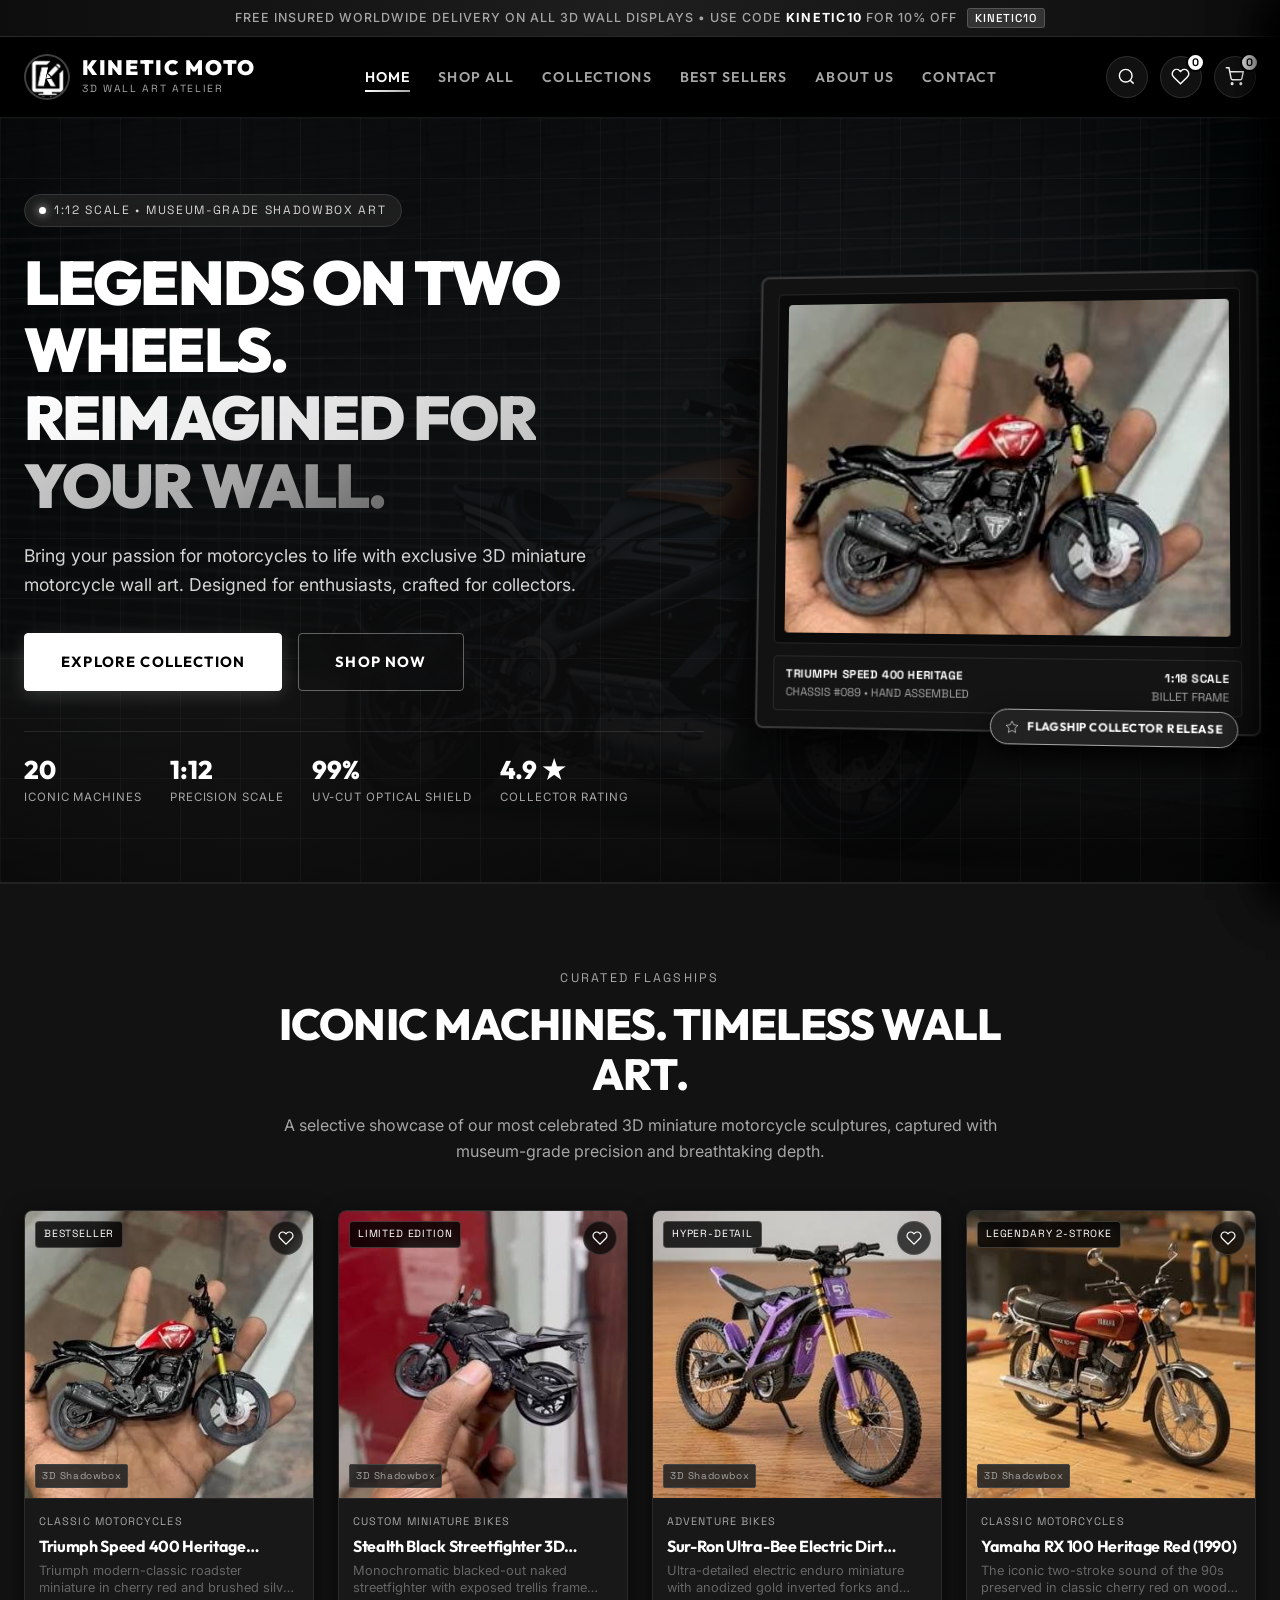
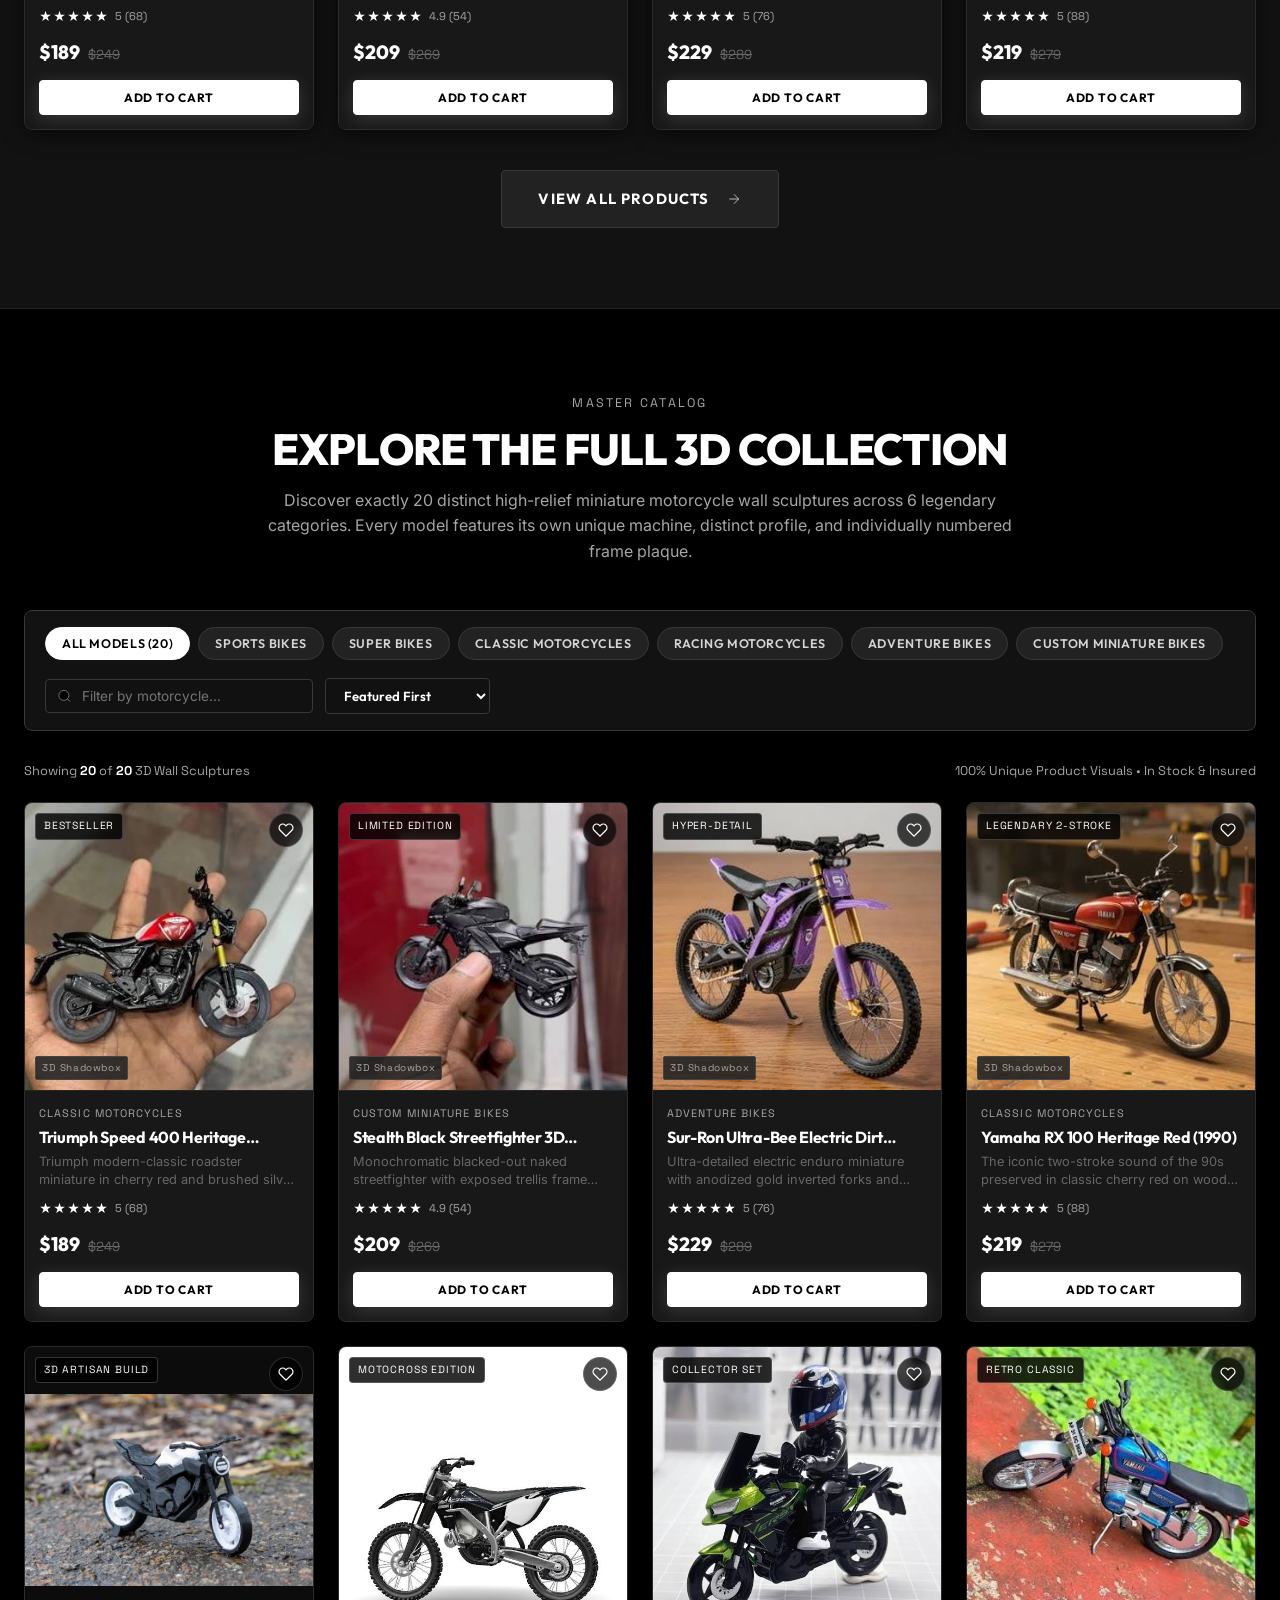
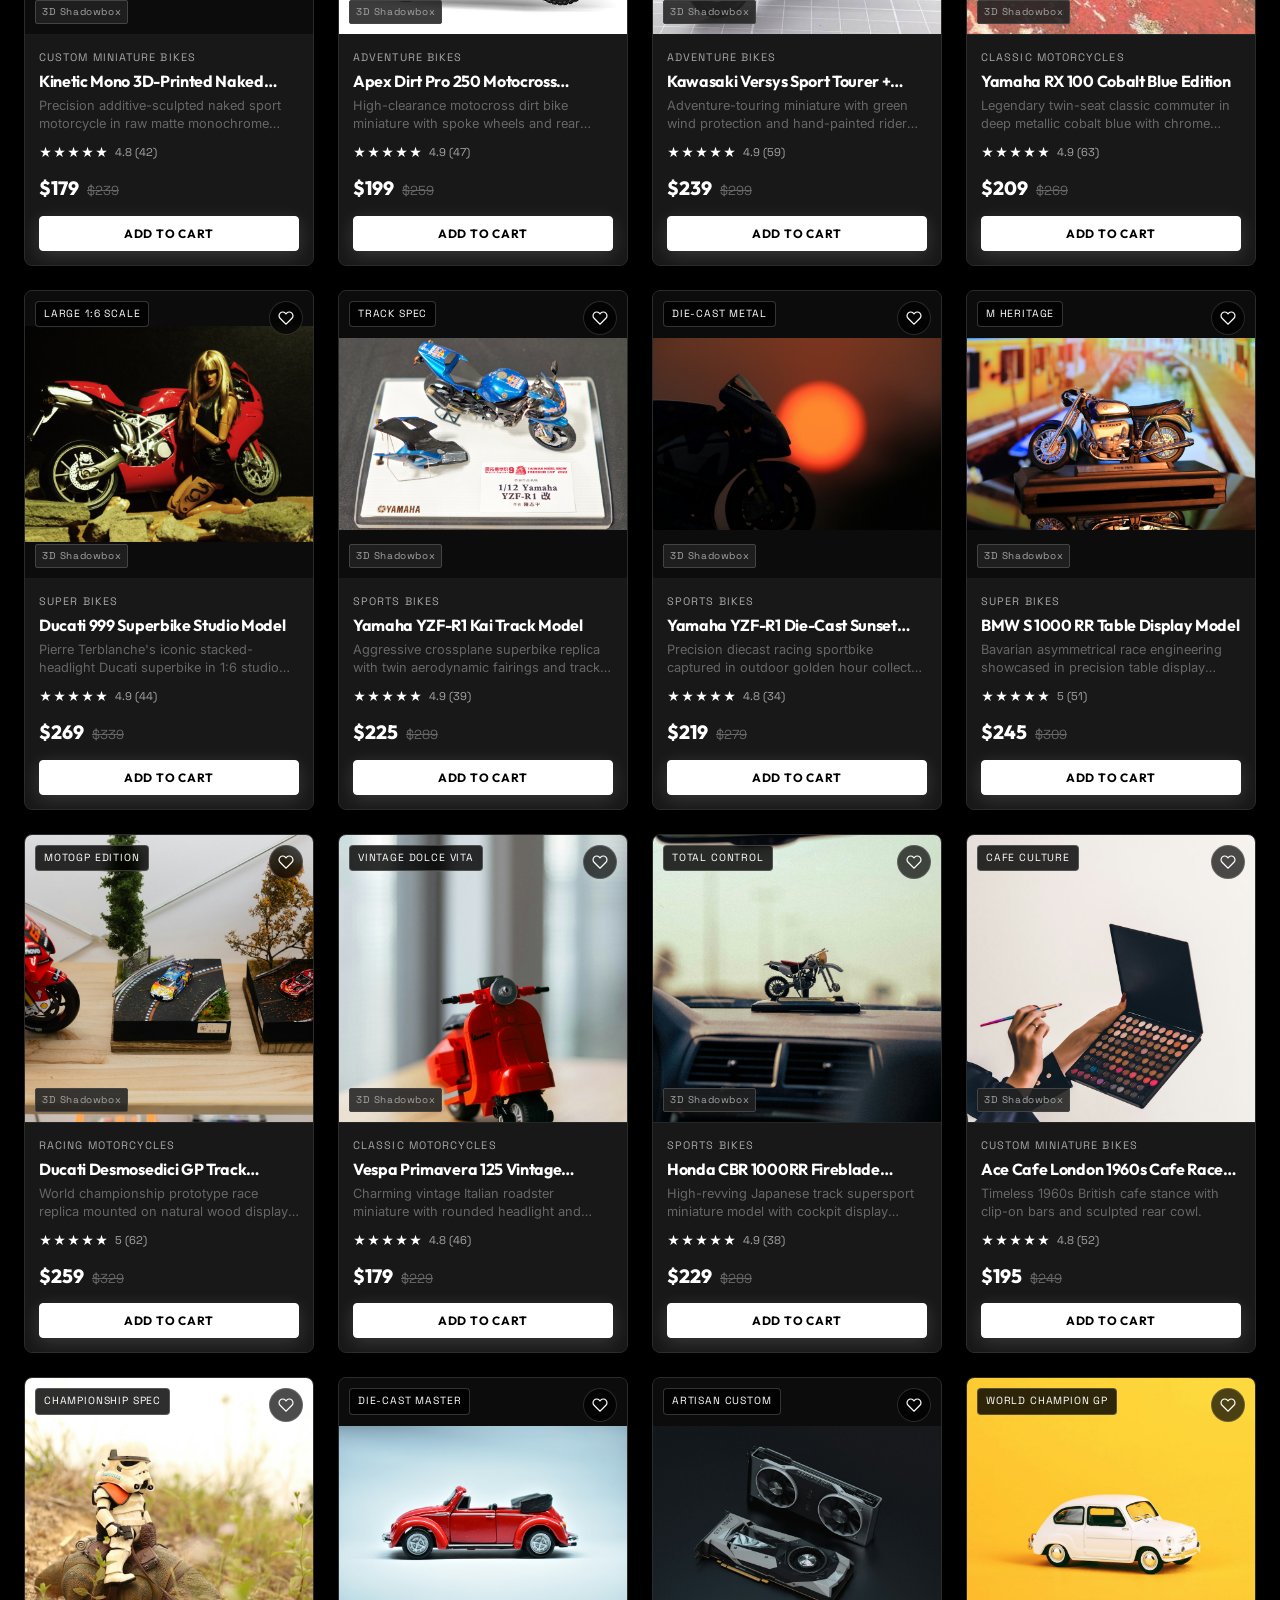
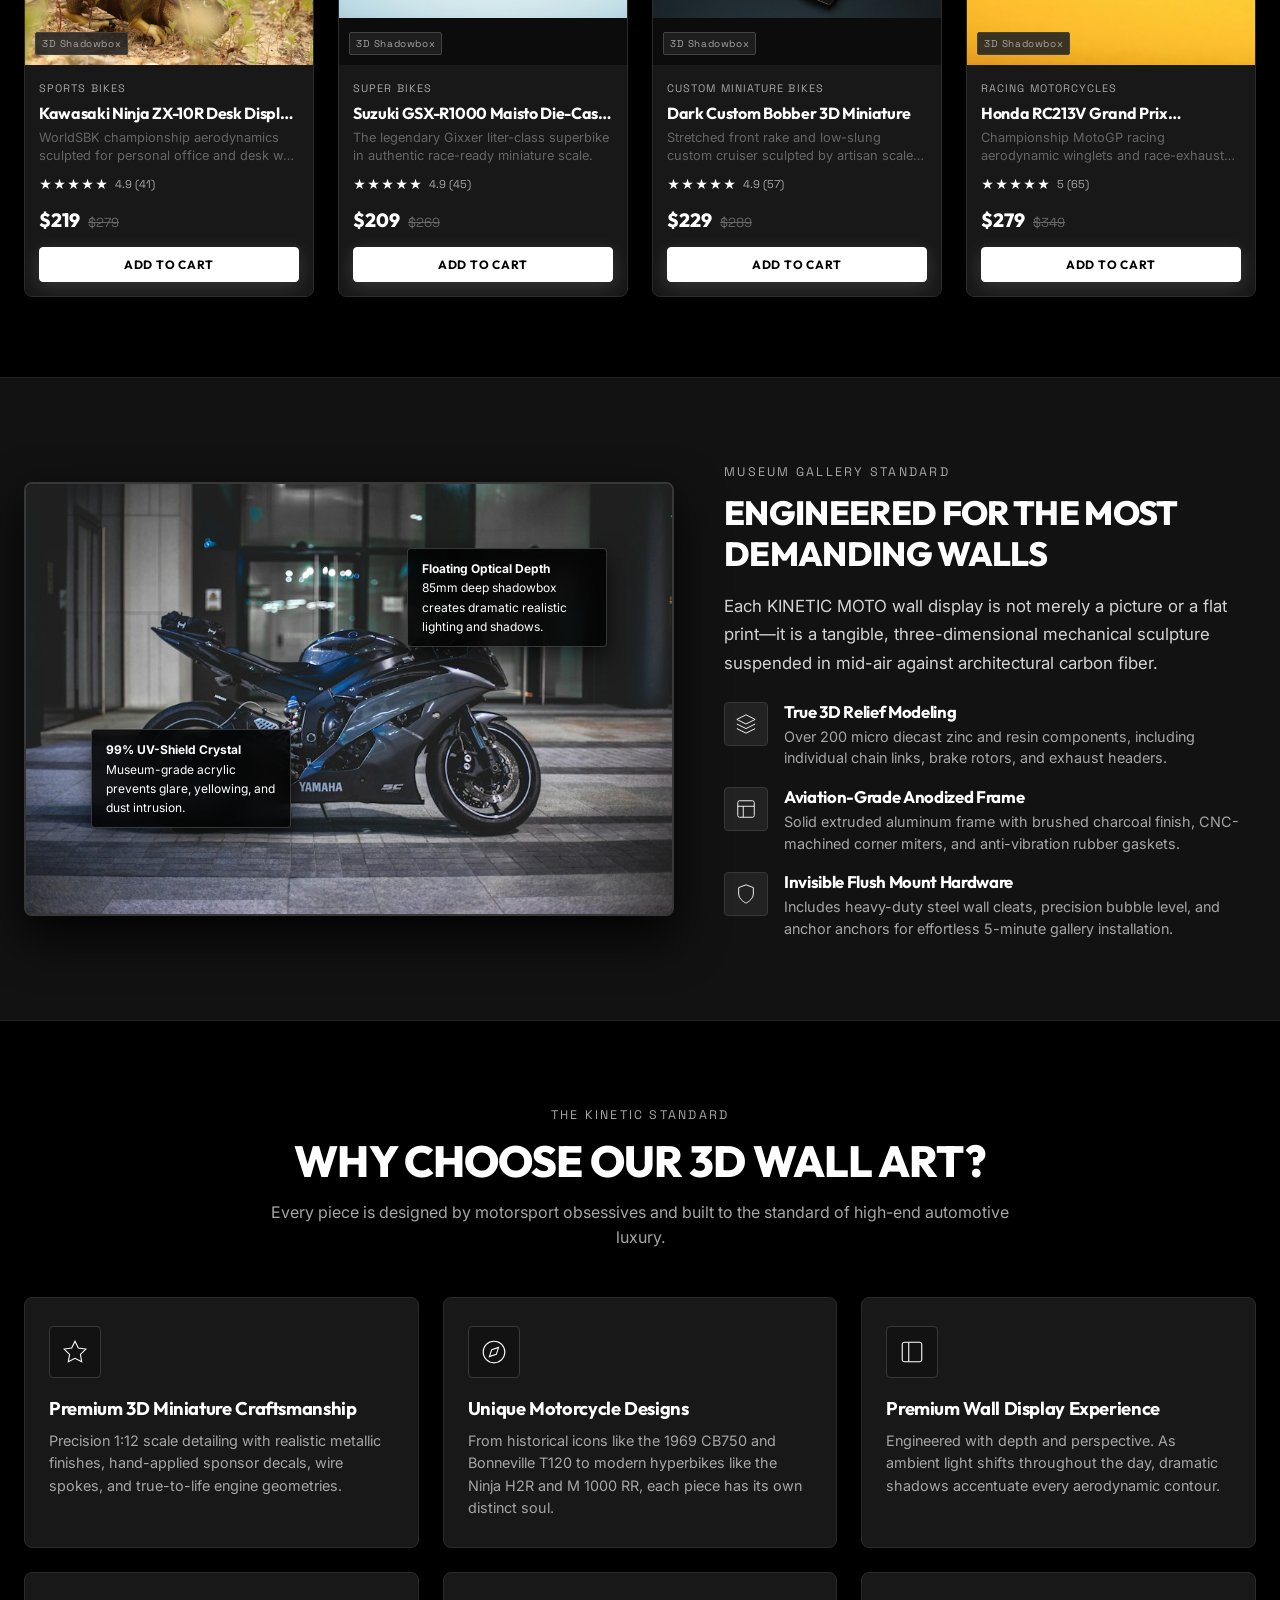
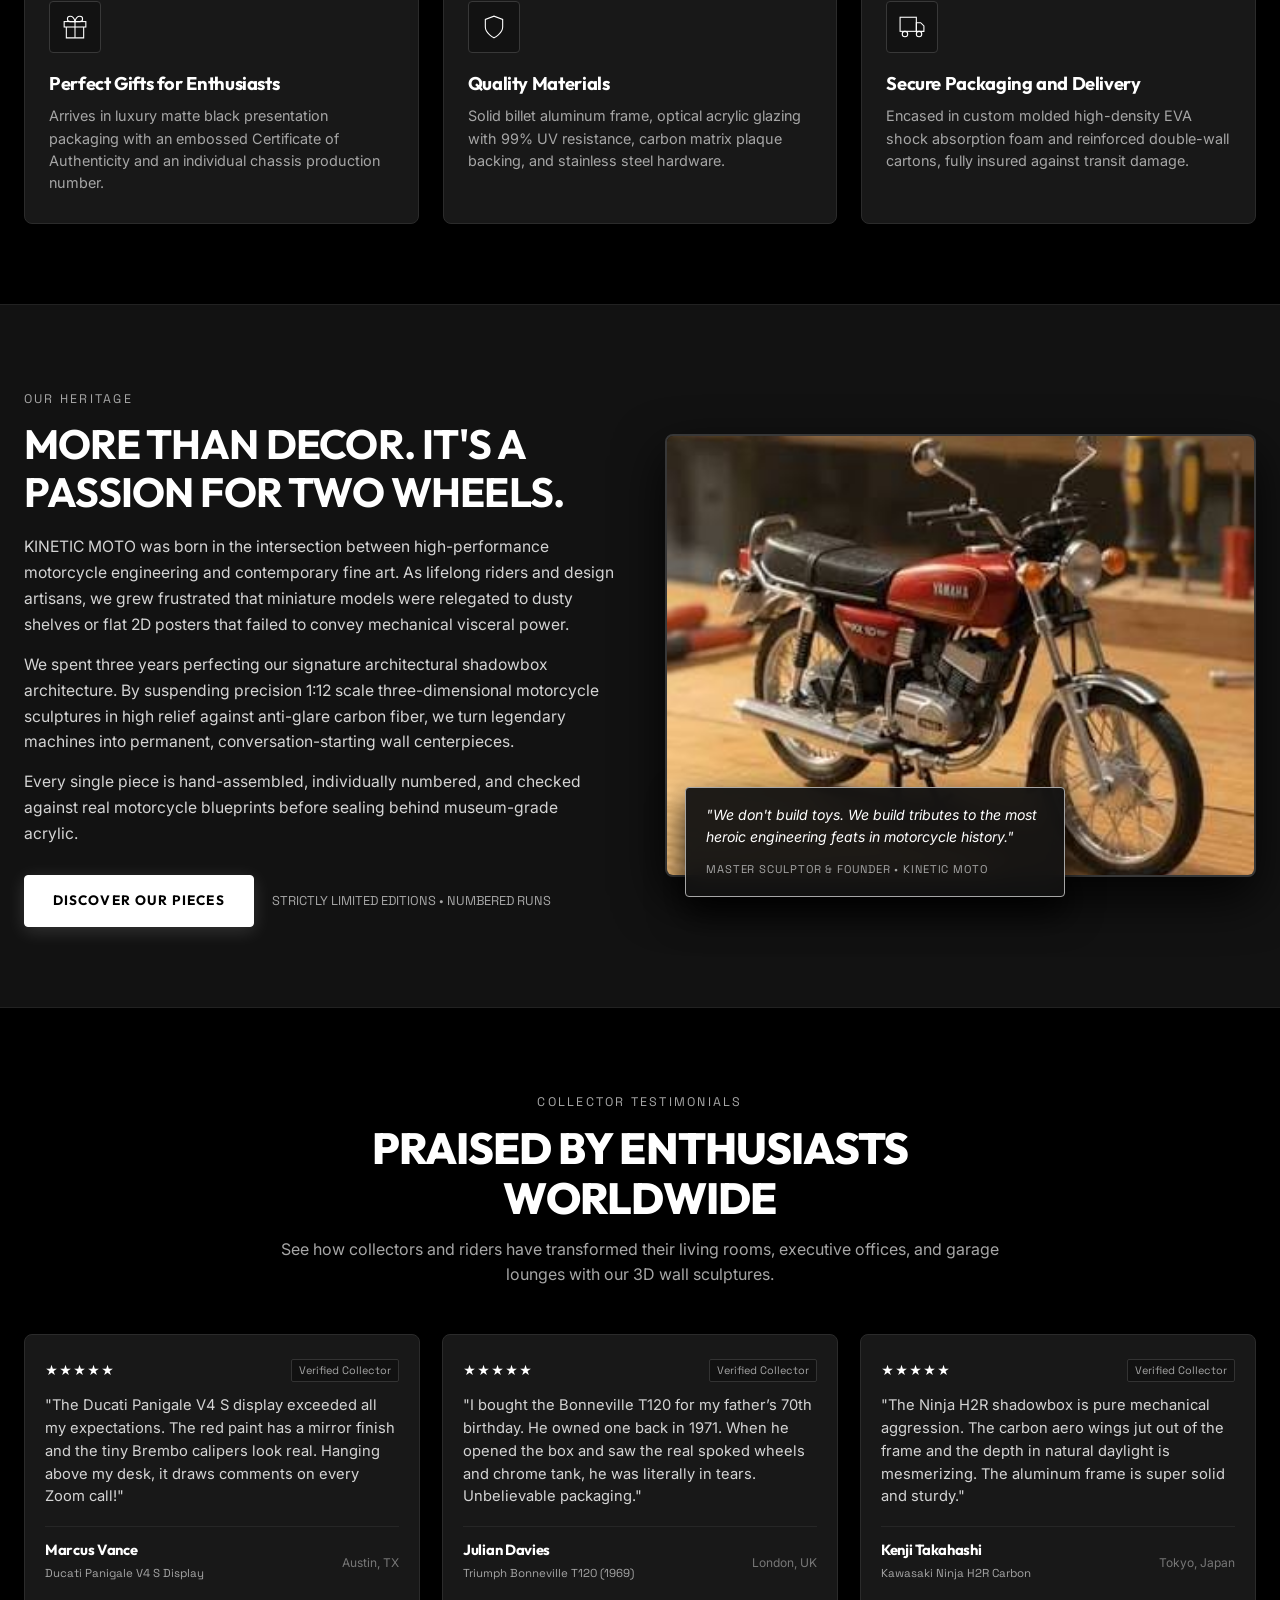
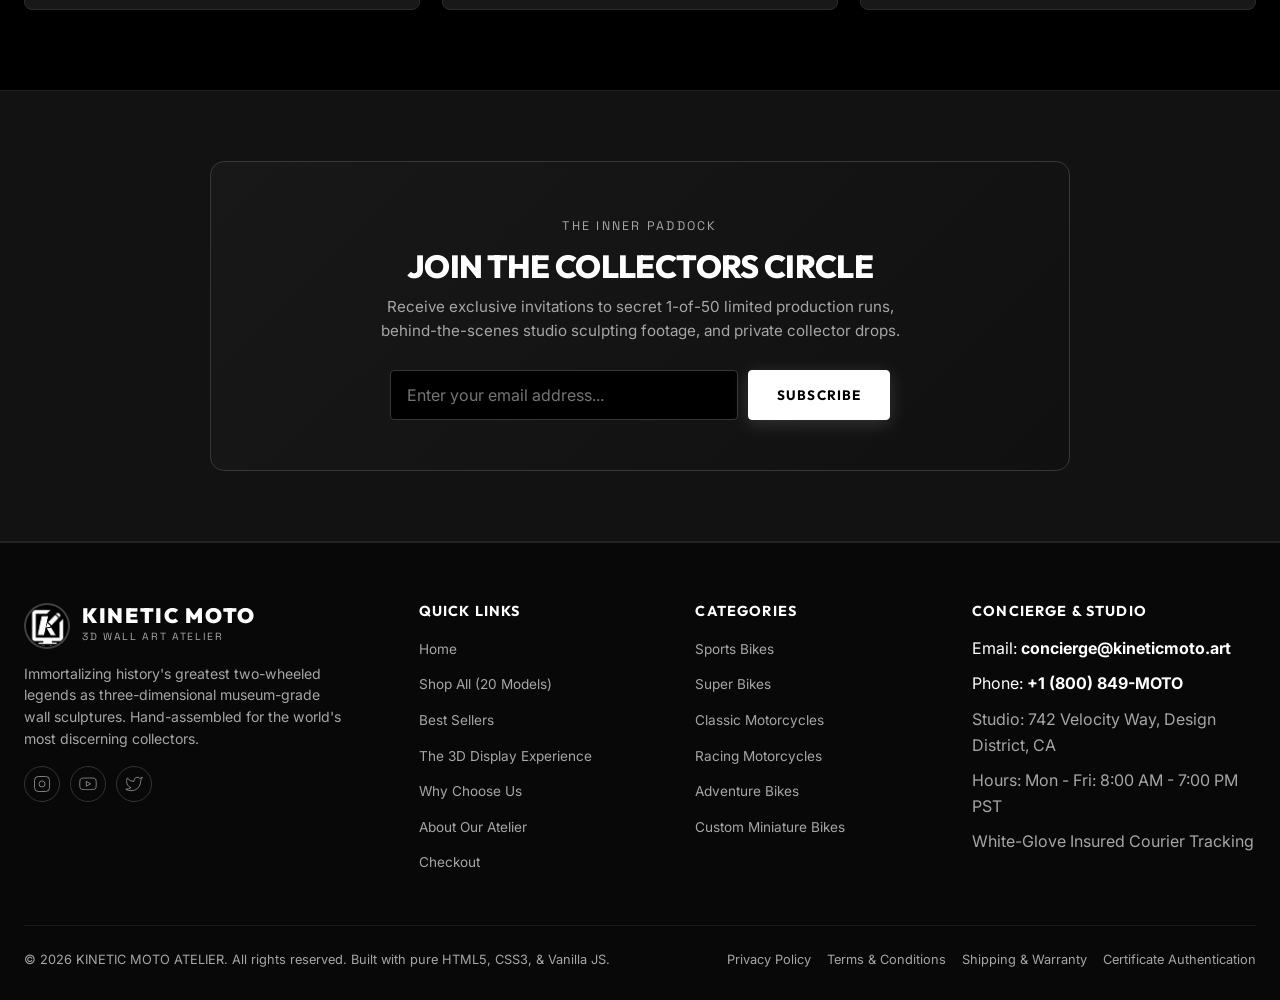
<file: index.html>
<!DOCTYPE html>
<html lang="en">
<head>
  <meta charset="UTF-8">
  <meta name="viewport" content="width=device-width, initial-scale=1.0">
  <title>KINETIC MOTO | 3D Miniature Motorcycle Wall Art & Collector Sculptures</title>
  <meta name="description" content="Exclusive 3D miniature motorcycle wall art. Designed for motorcycle enthusiasts, crafted for collectors in museum-grade shadowbox displays.">
  
  <!-- Favicon using brand logo -->
  <link rel="icon" type="image/png" href="assets/images/logo.png">
  
  <!-- Stylesheet -->
  <link rel="stylesheet" href="assets/css/style.css">
</head>
<body>

  <!-- Top Announcement Bar -->
  <aside class="announcement-bar">
    FREE INSURED WORLDWIDE DELIVERY ON ALL 3D WALL DISPLAYS • USE CODE <strong>KINETIC10</strong> FOR 10% OFF
    <span class="badge-code">KINETIC10</span>
  </aside>

  <!-- Navigation Bar -->
  <header class="navbar" id="navbar">
    <div class="container nav-container">
      
      <!-- Brand Logo & Identity -->
      <a href="index.html" class="brand-link" aria-label="KINETIC MOTO Home">
        <img src="assets/images/logo.png" alt="KINETIC MOTO Badge" class="brand-logo-img">
        <div class="brand-text">
          <span class="brand-title">KINETIC MOTO</span>
          <span class="brand-tagline">3D WALL ART ATELIER</span>
        </div>
      </a>

      <!-- Desktop Nav Menu -->
      <nav aria-label="Main Navigation">
        <ul class="nav-menu">
          <li><a href="index.html" class="nav-link active">Home</a></li>
          <li><a href="#shop" class="nav-link">Shop All</a></li>
          <li><a href="#collection" class="nav-link">Collections</a></li>
          <li><a href="#featured" class="nav-link">Best Sellers</a></li>
          <li><a href="#about" class="nav-link">About Us</a></li>
          <li><a href="#contact" class="nav-link">Contact</a></li>
        </ul>
      </nav>

      <!-- Nav Action Controls -->
      <div class="nav-actions">
        <!-- Search Trigger -->
        <button class="icon-btn" id="navSearchBtn" aria-label="Search Motorcycle Displays" title="Search">
          <svg viewBox="0 0 24 24"><circle cx="11" cy="11" r="8"></circle><line x1="21" y1="21" x2="16.65" y2="16.65"></line></svg>
        </button>

        <!-- Wishlist Trigger -->
        <button class="icon-btn" id="navWishlistBtn" aria-label="View Wishlist" title="Wishlist">
          <svg viewBox="0 0 24 24"><path d="M20.84 4.61a5.5 5.5 0 0 0-7.78 0L12 5.67l-1.06-1.06a5.5 5.5 0 0 0-7.78 7.78l1.06 1.06L12 21.23l7.78-7.78 1.06-1.06a5.5 5.5 0 0 0 0-7.78z"></path></svg>
          <span class="badge-count wishlist-badge-count">0</span>
        </button>

        <!-- Cart Trigger -->
        <button class="icon-btn" id="navCartBtn" aria-label="View Shopping Cart" title="Shopping Cart">
          <svg viewBox="0 0 24 24"><circle cx="9" cy="21" r="1"></circle><circle cx="20" cy="21" r="1"></circle><path d="M1 1h4l2.68 13.39a2 2 0 0 0 2 1.61h9.72a2 2 0 0 0 2-1.61L23 6H6"></path></svg>
          <span class="badge-count cart-badge-count">0</span>
        </button>

        <!-- Mobile Hamburger -->
        <button class="hamburger-btn" id="hamburgerBtn" aria-label="Toggle Navigation Menu">
          <span class="hamburger-line"></span>
          <span class="hamburger-line"></span>
          <span class="hamburger-line"></span>
        </button>
      </div>

    </div>
  </header>

  <!-- Mobile Navigation Drawer -->
  <div class="mobile-nav-drawer" id="mobileNavDrawer">
    <ul class="mobile-nav-menu">
      <li><a href="index.html" class="mobile-nav-link active">Home</a></li>
      <li><a href="#shop" class="mobile-nav-link">Shop All (20 Models)</a></li>
      <li><a href="#collection" class="mobile-nav-link">Collections</a></li>
      <li><a href="#featured" class="mobile-nav-link">Best Sellers</a></li>
      <li><a href="#experience" class="mobile-nav-link">The 3D Display Experience</a></li>
      <li><a href="#why-us" class="mobile-nav-link">Why Choose Us</a></li>
      <li><a href="#about" class="mobile-nav-link">About Us</a></li>
      <li><a href="#reviews" class="mobile-nav-link">Customer Reviews</a></li>
      <li><a href="#contact" class="mobile-nav-link">Contact</a></li>
    </ul>

    <div style="margin-top:auto;padding-top:20px;border-top:1px solid #222;">
      <a href="#shop" class="btn btn-primary btn-block">Explore 20 Models</a>
    </div>
  </div>

  <main>
    <!-- ==========================================================================
         HOMEPAGE HERO SECTION
         ========================================================================== -->
    <section class="hero-section" id="hero">
      <div class="hero-bg-overlay"></div>
      <div class="hero-grid-pattern"></div>
      
      <div class="container hero-content-wrapper">
        <div class="hero-text">
          <div class="hero-badge">
            <span class="hero-badge-dot"></span>
            1:12 SCALE • MUSEUM-GRADE SHADOWBOX ART
          </div>

          <h1 class="hero-headline">
            LEGENDS ON TWO WHEELS.<br>
            <span class="text-gradient">REIMAGINED FOR YOUR WALL.</span>
          </h1>

          <p class="hero-description">
            Bring your passion for motorcycles to life with exclusive 3D miniature motorcycle wall art. Designed for enthusiasts, crafted for collectors.
          </p>

          <div class="hero-cta-group">
            <a href="#collection" class="btn btn-primary btn-lg">EXPLORE COLLECTION</a>
            <a href="#shop" class="btn btn-outline btn-lg">SHOP NOW</a>
          </div>

          <!-- Trust Badges & Statistics -->
          <div class="hero-stats-row">
            <div class="stat-item">
              <span class="stat-number">20</span>
              <span class="stat-label">Iconic Machines</span>
            </div>
            <div class="stat-item">
              <span class="stat-number">1:12</span>
              <span class="stat-label">Precision Scale</span>
            </div>
            <div class="stat-item">
              <span class="stat-number">99%</span>
              <span class="stat-label">UV-Cut Optical Shield</span>
            </div>
            <div class="stat-item">
              <span class="stat-number">4.9 ★</span>
              <span class="stat-label">Collector Rating</span>
            </div>
          </div>
        </div>

        <!-- Hero 3D Shadowbox Visual Frame -->
        <div class="hero-visual-card">
          <div class="frame-mockup-wrapper">
            <div class="frame-inner-matting">
              <img src="assets/images/product-1.jpg" alt="Triumph Speed 400 3D Miniature Wall Art" class="frame-product-img">
              <div class="glass-reflection"></div>
            </div>

            <div class="frame-spec-plaque">
              <div>
                <strong>TRIUMPH SPEED 400 HERITAGE</strong><br>
                <span>CHASSIS #089 • HAND ASSEMBLED</span>
              </div>
              <div style="text-align:right;">
                <strong>1:18 SCALE</strong><br>
                <span>BILLET FRAME</span>
              </div>
            </div>

            <div class="floating-pill-badge">
              <svg style="width:14px;height:14px;stroke:#fff;fill:none;" viewBox="0 0 24 24"><polygon points="12 2 15.09 8.26 22 9.27 17 14.14 18.18 21.02 12 17.77 5.82 21.02 7 14.14 2 9.27 8.91 8.26 12 2"></polygon></svg>
              FLAGSHIP COLLECTOR RELEASE
            </div>
          </div>
        </div>
      </div>
    </section>

    <!-- ==========================================================================
         FEATURED PRODUCTS SECTION
         ========================================================================== -->
    <section class="section section-charcoal" id="featured">
      <div class="container">
        <div class="section-header">
          <span class="section-eyebrow">Curated Flagships</span>
          <h2 class="section-title">ICONIC MACHINES. TIMELESS WALL ART.</h2>
          <p class="section-subtitle">
            A selective showcase of our most celebrated 3D miniature motorcycle sculptures, captured with museum-grade precision and breathtaking depth.
          </p>
        </div>

        <!-- Featured Products Grid (4 items) -->
        <div class="featured-grid" id="featuredProductGrid">
          <!-- Populated dynamically by main.js -->
        </div>

        <div class="view-all-wrapper">
          <a href="#shop" class="btn btn-secondary btn-lg">
            VIEW ALL PRODUCTS
            <svg style="width:16px;height:16px;stroke:currentColor;fill:none;margin-left:6px;" viewBox="0 0 24 24"><line x1="5" y1="12" x2="19" y2="12"></line><polyline points="12 5 19 12 12 19"></polyline></svg>
          </a>
        </div>
      </div>
    </section>

    <!-- ==========================================================================
         MAIN PRODUCT COLLECTION - EXACTLY 20 PRODUCTS
         ========================================================================== -->
    <section class="section section-dark" id="shop">
      <div class="container">
        <div class="section-header" id="collection">
          <span class="section-eyebrow">Master Catalog</span>
          <h2 class="section-title">EXPLORE THE FULL 3D COLLECTION</h2>
          <p class="section-subtitle">
            Discover exactly 20 distinct high-relief miniature motorcycle wall sculptures across 6 legendary categories. Every model features its own unique machine, distinct profile, and individually numbered frame plaque.
          </p>
        </div>

        <!-- Shop Controls: Category Filter Chips, Sort Dropdown & Search -->
        <div class="shop-controls-bar">
          <div class="category-filter-chips">
            <button class="filter-chip active" data-category="All">All Models (20)</button>
            <button class="filter-chip" data-category="Sports Bikes">Sports Bikes</button>
            <button class="filter-chip" data-category="Super Bikes">Super Bikes</button>
            <button class="filter-chip" data-category="Classic Motorcycles">Classic Motorcycles</button>
            <button class="filter-chip" data-category="Racing Motorcycles">Racing Motorcycles</button>
            <button class="filter-chip" data-category="Adventure Bikes">Adventure Bikes</button>
            <button class="filter-chip" data-category="Custom Miniature Bikes">Custom Miniature Bikes</button>
          </div>

          <div class="shop-sort-search">
            <!-- Inline Search -->
            <div class="search-input-wrapper">
              <svg viewBox="0 0 24 24"><circle cx="11" cy="11" r="8"></circle><line x1="21" y1="21" x2="16.65" y2="16.65"></line></svg>
              <input type="text" id="shopSearchInput" placeholder="Filter by motorcycle...">
            </div>

            <!-- Sort By -->
            <select class="sort-select" id="shopSortSelect" aria-label="Sort motorcycle models">
              <option value="featured">Featured First</option>
              <option value="price-low">Price: Low to High</option>
              <option value="price-high">Price: High to Low</option>
              <option value="rating">Highest Rated</option>
              <option value="name-asc">Alphabetical (A - Z)</option>
            </select>
          </div>
        </div>

        <!-- Status & Count Indicator -->
        <div class="products-status-row">
          <span id="shopCountDisplay">Showing <strong>20</strong> of <strong>20</strong> 3D Wall Sculptures</span>
          <span>100% Unique Product Visuals • In Stock & Insured</span>
        </div>

        <!-- Product Grid: STRICT Responsive Rules
             Desktop: 4 columns
             Tablet: 3 columns
             Mobile: EXACTLY 2 columns (Never 1 column) -->
        <div class="product-grid" id="shopProductGrid">
          <!-- Populated dynamically with all 20 products by main.js -->
        </div>

      </div>
    </section>

    <!-- ==========================================================================
         THE 3D WALL DISPLAY EXPERIENCE
         ========================================================================== -->
    <section class="section section-charcoal" id="experience">
      <div class="container">
        <div class="showcase-feature-wrap">
          <div class="showcase-media">
            <img src="assets/images/wall-decor-mockup.jpg" alt="Motorcycle 3D Miniature Wall Decor Mounted in Modern Living Room">
            <div class="hotspot-card hotspot-1">
              <strong>Floating Optical Depth</strong><br>
              85mm deep shadowbox creates dramatic realistic lighting and shadows.
            </div>
            <div class="hotspot-card hotspot-2">
              <strong>99% UV-Shield Crystal</strong><br>
              Museum-grade acrylic prevents glare, yellowing, and dust intrusion.
            </div>
          </div>

          <div class="showcase-content">
            <span class="section-eyebrow">Museum Gallery Standard</span>
            <h3>ENGINEERED FOR THE MOST DEMANDING WALLS</h3>
            <p style="font-size:1.05rem;line-height:1.7;color:var(--color-silver-light);">
              Each KINETIC MOTO wall display is not merely a picture or a flat print—it is a tangible, three-dimensional mechanical sculpture suspended in mid-air against architectural carbon fiber.
            </p>

            <ul class="showcase-features-list">
              <li class="showcase-item">
                <div class="showcase-icon-box">
                  <svg style="width:22px;height:22px;stroke:currentColor;fill:none;" viewBox="0 0 24 24"><polygon points="12 2 2 7 12 12 22 7 12 2"></polygon><polyline points="2 17 12 22 22 17"></polyline><polyline points="2 12 12 17 22 12"></polyline></svg>
                </div>
                <div>
                  <h4 class="showcase-item-title">True 3D Relief Modeling</h4>
                  <p class="showcase-item-desc">Over 200 micro diecast zinc and resin components, including individual chain links, brake rotors, and exhaust headers.</p>
                </div>
              </li>

              <li class="showcase-item">
                <div class="showcase-icon-box">
                  <svg style="width:22px;height:22px;stroke:currentColor;fill:none;" viewBox="0 0 24 24"><rect x="3" y="3" width="18" height="18" rx="2" ry="2"></rect><line x1="3" y1="9" x2="21" y2="9"></line><line x1="9" y1="21" x2="9" y2="9"></line></svg>
                </div>
                <div>
                  <h4 class="showcase-item-title">Aviation-Grade Anodized Frame</h4>
                  <p class="showcase-item-desc">Solid extruded aluminum frame with brushed charcoal finish, CNC-machined corner miters, and anti-vibration rubber gaskets.</p>
                </div>
              </li>

              <li class="showcase-item">
                <div class="showcase-icon-box">
                  <svg style="width:22px;height:22px;stroke:currentColor;fill:none;" viewBox="0 0 24 24"><path d="M12 22s8-4 8-10V5l-8-3-8 3v7c0 6 8 10 8 10z"></path></svg>
                </div>
                <div>
                  <h4 class="showcase-item-title">Invisible Flush Mount Hardware</h4>
                  <p class="showcase-item-desc">Includes heavy-duty steel wall cleats, precision bubble level, and anchor anchors for effortless 5-minute gallery installation.</p>
                </div>
              </li>
            </ul>
          </div>
        </div>
      </div>
    </section>

    <!-- ==========================================================================
         WHY CHOOSE US? SECTION
         ========================================================================== -->
    <section class="section section-dark" id="why-us">
      <div class="container">
        <div class="section-header">
          <span class="section-eyebrow">The Kinetic Standard</span>
          <h2 class="section-title">WHY CHOOSE OUR 3D WALL ART?</h2>
          <p class="section-subtitle">
            Every piece is designed by motorsport obsessives and built to the standard of high-end automotive luxury.
          </p>
        </div>

        <div class="why-us-grid">
          <!-- 1 -->
          <div class="why-us-card">
            <div class="why-icon-wrap">
              <svg style="width:26px;height:26px;stroke:currentColor;fill:none;" viewBox="0 0 24 24"><polygon points="12 2 15.09 8.26 22 9.27 17 14.14 18.18 21.02 12 17.77 5.82 21.02 7 14.14 2 9.27 8.91 8.26 12 2"></polygon></svg>
            </div>
            <h3 class="why-card-title">Premium 3D Miniature Craftsmanship</h3>
            <p class="why-card-text">
              Precision 1:12 scale detailing with realistic metallic finishes, hand-applied sponsor decals, wire spokes, and true-to-life engine geometries.
            </p>
          </div>

          <!-- 2 -->
          <div class="why-us-card">
            <div class="why-icon-wrap">
              <svg style="width:26px;height:26px;stroke:currentColor;fill:none;" viewBox="0 0 24 24"><circle cx="12" cy="12" r="10"></circle><polygon points="16.24 7.76 14.12 14.12 7.76 16.24 9.88 9.88 16.24 7.76"></polygon></svg>
            </div>
            <h3 class="why-card-title">Unique Motorcycle Designs</h3>
            <p class="why-card-text">
              From historical icons like the 1969 CB750 and Bonneville T120 to modern hyperbikes like the Ninja H2R and M 1000 RR, each piece has its own distinct soul.
            </p>
          </div>

          <!-- 3 -->
          <div class="why-us-card">
            <div class="why-icon-wrap">
              <svg style="width:26px;height:26px;stroke:currentColor;fill:none;" viewBox="0 0 24 24"><rect x="3" y="3" width="18" height="18" rx="2" ry="2"></rect><line x1="9" y1="3" x2="9" y2="21"></line></svg>
            </div>
            <h3 class="why-card-title">Premium Wall Display Experience</h3>
            <p class="why-card-text">
              Engineered with depth and perspective. As ambient light shifts throughout the day, dramatic shadows accentuate every aerodynamic contour.
            </p>
          </div>

          <!-- 4 -->
          <div class="why-us-card">
            <div class="why-icon-wrap">
              <svg style="width:26px;height:26px;stroke:currentColor;fill:none;" viewBox="0 0 24 24"><polyline points="20 12 20 22 4 22 4 12"></polyline><rect x="2" y="7" width="20" height="5"></rect><line x1="12" y1="22" x2="12" y2="7"></line><path d="M12 7H7.5a2.5 2.5 0 0 1 0-5C11 2 12 7 12 7z"></path><path d="M12 7h4.5a2.5 2.5 0 0 0 0-5C13 2 12 7 12 7z"></path></svg>
            </div>
            <h3 class="why-card-title">Perfect Gifts for Enthusiasts</h3>
            <p class="why-card-text">
              Arrives in luxury matte black presentation packaging with an embossed Certificate of Authenticity and an individual chassis production number.
            </p>
          </div>

          <!-- 5 -->
          <div class="why-us-card">
            <div class="why-icon-wrap">
              <svg style="width:26px;height:26px;stroke:currentColor;fill:none;" viewBox="0 0 24 24"><path d="M12 22s8-4 8-10V5l-8-3-8 3v7c0 6 8 10 8 10z"></path></svg>
            </div>
            <h3 class="why-card-title">Quality Materials</h3>
            <p class="why-card-text">
              Solid billet aluminum frame, optical acrylic glazing with 99% UV resistance, carbon matrix plaque backing, and stainless steel hardware.
            </p>
          </div>

          <!-- 6 -->
          <div class="why-us-card">
            <div class="why-icon-wrap">
              <svg style="width:26px;height:26px;stroke:currentColor;fill:none;" viewBox="0 0 24 24"><rect x="1" y="3" width="15" height="13"></rect><polygon points="16 8 20 8 23 11 23 16 16 16 16 8"></polygon><circle cx="5.5" cy="18.5" r="2.5"></circle><circle cx="18.5" cy="18.5" r="2.5"></circle></svg>
            </div>
            <h3 class="why-card-title">Secure Packaging and Delivery</h3>
            <p class="why-card-text">
              Encased in custom molded high-density EVA shock absorption foam and reinforced double-wall cartons, fully insured against transit damage.
            </p>
          </div>
        </div>
      </div>
    </section>

    <!-- ==========================================================================
         ABOUT US SECTION
         ========================================================================== -->
    <section class="section section-charcoal" id="about">
      <div class="container">
        <div class="about-grid">
          <div class="about-text">
            <span class="section-eyebrow">Our Heritage</span>
            <h2>MORE THAN DECOR. IT'S A PASSION FOR TWO WHEELS.</h2>
            <div class="about-paragraphs">
              <p>
                KINETIC MOTO was born in the intersection between high-performance motorcycle engineering and contemporary fine art. As lifelong riders and design artisans, we grew frustrated that miniature models were relegated to dusty shelves or flat 2D posters that failed to convey mechanical visceral power.
              </p>
              <p>
                We spent three years perfecting our signature architectural shadowbox architecture. By suspending precision 1:12 scale three-dimensional motorcycle sculptures in high relief against anti-glare carbon fiber, we turn legendary machines into permanent, conversation-starting wall centerpieces.
              </p>
              <p>
                Every single piece is hand-assembled, individually numbered, and checked against real motorcycle blueprints before sealing behind museum-grade acrylic.
              </p>
            </div>

            <div style="display:flex;gap:18px;align-items:center;">
              <a href="#shop" class="btn btn-primary">DISCOVER OUR PIECES</a>
              <div style="font-family:var(--font-mono);font-size:0.8rem;color:var(--color-silver);">
                STRICTLY LIMITED EDITIONS • NUMBERED RUNS
              </div>
            </div>
          </div>

          <div class="about-media-stack">
            <img src="assets/images/craft-detail.jpg" alt="Artisan hand assembling 3D miniature motorcycle sculpture" class="about-image-main">
            <div class="about-quote-box">
              <p class="about-quote-text">
                "We don't build toys. We build tributes to the most heroic engineering feats in motorcycle history."
              </p>
              <span class="about-quote-author">Master Sculptor & Founder • KINETIC MOTO</span>
            </div>
          </div>
        </div>
      </div>
    </section>

    <!-- ==========================================================================
         CUSTOMER REVIEWS SECTION
         ========================================================================== -->
    <section class="section section-dark" id="reviews">
      <div class="container">
        <div class="section-header">
          <span class="section-eyebrow">Collector Testimonials</span>
          <h2 class="section-title">PRAISED BY ENTHUSIASTS WORLDWIDE</h2>
          <p class="section-subtitle">
            See how collectors and riders have transformed their living rooms, executive offices, and garage lounges with our 3D wall sculptures.
          </p>
        </div>

        <div class="reviews-grid">
          <!-- Review 1 -->
          <div class="review-card">
            <div class="review-header">
              <div class="stars">★★★★★</div>
              <span class="review-badge">Verified Collector</span>
            </div>
            <p class="review-body">
              "The Ducati Panigale V4 S display exceeded all my expectations. The red paint has a mirror finish and the tiny Brembo calipers look real. Hanging above my desk, it draws comments on every Zoom call!"
            </p>
            <div class="review-footer">
              <div>
                <h4 class="reviewer-name">Marcus Vance</h4>
                <span class="reviewed-bike">Ducati Panigale V4 S Display</span>
              </div>
              <span style="font-size:0.75rem;color:#777;">Austin, TX</span>
            </div>
          </div>

          <!-- Review 2 -->
          <div class="review-card">
            <div class="review-header">
              <div class="stars">★★★★★</div>
              <span class="review-badge">Verified Collector</span>
            </div>
            <p class="review-body">
              "I bought the Bonneville T120 for my father’s 70th birthday. He owned one back in 1971. When he opened the box and saw the real spoked wheels and chrome tank, he was literally in tears. Unbelievable packaging."
            </p>
            <div class="review-footer">
              <div>
                <h4 class="reviewer-name">Julian Davies</h4>
                <span class="reviewed-bike">Triumph Bonneville T120 (1969)</span>
              </div>
              <span style="font-size:0.75rem;color:#777;">London, UK</span>
            </div>
          </div>

          <!-- Review 3 -->
          <div class="review-card">
            <div class="review-header">
              <div class="stars">★★★★★</div>
              <span class="review-badge">Verified Collector</span>
            </div>
            <p class="review-body">
              "The Ninja H2R shadowbox is pure mechanical aggression. The carbon aero wings jut out of the frame and the depth in natural daylight is mesmerizing. The aluminum frame is super solid and sturdy."
            </p>
            <div class="review-footer">
              <div>
                <h4 class="reviewer-name">Kenji Takahashi</h4>
                <span class="reviewed-bike">Kawasaki Ninja H2R Carbon</span>
              </div>
              <span style="font-size:0.75rem;color:#777;">Tokyo, Japan</span>
            </div>
          </div>
        </div>
      </div>
    </section>

    <!-- ==========================================================================
         NEWSLETTER SUBSCRIPTION
         ========================================================================== -->
    <section class="section section-charcoal" style="padding: 70px 0;">
      <div class="container">
        <div class="newsletter-box">
          <span class="section-eyebrow">The Inner Paddock</span>
          <h3>JOIN THE COLLECTORS CIRCLE</h3>
          <p>
            Receive exclusive invitations to secret 1-of-50 limited production runs, behind-the-scenes studio sculpting footage, and private collector drops.
          </p>

          <form class="newsletter-form" id="newsletterForm">
            <input type="email" class="newsletter-input" placeholder="Enter your email address..." required aria-label="Email address for newsletter">
            <button type="submit" class="btn btn-primary">Subscribe</button>
          </form>
        </div>
      </div>
    </section>
  </main>

  <!-- ==========================================================================
       FOOTER
       ========================================================================== -->
  <footer class="footer" id="contact">
    <div class="container">
      <div class="footer-top">
        <!-- Brand Info -->
        <div class="footer-brand">
          <a href="index.html" class="brand-link">
            <img src="assets/images/logo.png" alt="KINETIC MOTO Logo" class="brand-logo-img">
            <div class="brand-text">
              <span class="brand-title">KINETIC MOTO</span>
              <span class="brand-tagline">3D WALL ART ATELIER</span>
            </div>
          </a>
          <p>
            Immortalizing history's greatest two-wheeled legends as three-dimensional museum-grade wall sculptures. Hand-assembled for the world's most discerning collectors.
          </p>
          <div class="footer-socials">
            <a href="#" class="social-icon-btn" aria-label="Instagram">
              <svg style="width:18px;height:18px;stroke:currentColor;fill:none;" viewBox="0 0 24 24"><rect x="2" y="2" width="20" height="20" rx="5" ry="5"></rect><path d="M16 11.37A4 4 0 1 1 12.63 8 4 4 0 0 1 16 11.37z"></path><line x1="17.5" y1="6.5" x2="17.51" y2="6.5"></line></svg>
            </a>
            <a href="#" class="social-icon-btn" aria-label="YouTube">
              <svg style="width:18px;height:18px;stroke:currentColor;fill:none;" viewBox="0 0 24 24"><path d="M22.54 6.42a2.78 2.78 0 0 0-1.94-2C18.88 4 12 4 12 4s-6.88 0-8.6.46a2.78 2.78 0 0 0-1.94 2A29 29 0 0 0 1 11.75a29 29 0 0 0 .46 5.33A2.78 2.78 0 0 0 3.4 19c1.72.46 8.6.46 8.6.46s6.88 0 8.6-.46a2.78 2.78 0 0 0 1.94-2 29 29 0 0 0 .46-5.25 29 29 0 0 0-.46-5.33z"></path><polygon points="9.75 15.02 15.5 11.75 9.75 8.48 9.75 15.02"></polygon></svg>
            </a>
            <a href="#" class="social-icon-btn" aria-label="Twitter">
              <svg style="width:18px;height:18px;stroke:currentColor;fill:none;" viewBox="0 0 24 24"><path d="M23 3a10.9 10.9 0 0 1-3.14 1.53 4.48 4.48 0 0 0-7.86 3v1A10.66 10.66 0 0 1 3 4s-4 9 5 13a11.64 11.64 0 0 1-7 2c9 5 20 0 20-11.5a4.5 4.5 0 0 0-.08-.83A7.72 7.72 0 0 0 23 3z"></path></svg>
            </a>
          </div>
        </div>

        <!-- Quick Links -->
        <div>
          <h4 class="footer-heading">Quick Links</h4>
          <ul class="footer-links">
            <li><a href="index.html">Home</a></li>
            <li><a href="#shop">Shop All (20 Models)</a></li>
            <li><a href="#featured">Best Sellers</a></li>
            <li><a href="#experience">The 3D Display Experience</a></li>
            <li><a href="#why-us">Why Choose Us</a></li>
            <li><a href="#about">About Our Atelier</a></li>
            <li><a href="checkout.html">Checkout</a></li>
          </ul>
        </div>

        <!-- Product Categories -->
        <div>
          <h4 class="footer-heading">Categories</h4>
          <ul class="footer-links">
            <li><a href="#shop" onclick="currentCategory='Sports Bikes'; renderShopProducts();">Sports Bikes</a></li>
            <li><a href="#shop" onclick="currentCategory='Super Bikes'; renderShopProducts();">Super Bikes</a></li>
            <li><a href="#shop" onclick="currentCategory='Classic Motorcycles'; renderShopProducts();">Classic Motorcycles</a></li>
            <li><a href="#shop" onclick="currentCategory='Racing Motorcycles'; renderShopProducts();">Racing Motorcycles</a></li>
            <li><a href="#shop" onclick="currentCategory='Adventure Bikes'; renderShopProducts();">Adventure Bikes</a></li>
            <li><a href="#shop" onclick="currentCategory='Custom Miniature Bikes'; renderShopProducts();">Custom Miniature Bikes</a></li>
          </ul>
        </div>

        <!-- Contact & Concierge -->
        <div>
          <h4 class="footer-heading">Concierge & Studio</h4>
          <ul class="footer-links">
            <li style="color:#fff;">Email: <strong>concierge@kineticmoto.art</strong></li>
            <li style="color:#fff;">Phone: <strong>+1 (800) 849-MOTO</strong></li>
            <li>Studio: 742 Velocity Way, Design District, CA</li>
            <li>Hours: Mon - Fri: 8:00 AM - 7:00 PM PST</li>
            <li>White-Glove Insured Courier Tracking</li>
          </ul>
        </div>
      </div>

      <!-- Footer Bottom -->
      <div class="footer-bottom">
        <div>
          © 2026 KINETIC MOTO ATELIER. All rights reserved. Built with pure HTML5, CSS3, & Vanilla JS.
        </div>
        <div class="footer-legal-links">
          <a href="#">Privacy Policy</a>
          <a href="#">Terms & Conditions</a>
          <a href="#">Shipping & Warranty</a>
          <a href="#">Certificate Authentication</a>
        </div>
      </div>
    </div>
  </footer>

  <!-- ==========================================================================
       CART SLIDE-OUT DRAWER
       ========================================================================== -->
  <div class="drawer-backdrop" id="drawerBackdrop"></div>

  <aside class="slide-drawer" id="cartDrawer" aria-label="Shopping Cart Drawer">
    <div class="drawer-header">
      <div class="drawer-title">
        <svg style="width:20px;height:20px;stroke:#fff;fill:none;" viewBox="0 0 24 24"><circle cx="9" cy="21" r="1"></circle><circle cx="20" cy="21" r="1"></circle><path d="M1 1h4l2.68 13.39a2 2 0 0 0 2 1.61h9.72a2 2 0 0 0 2-1.61L23 6H6"></path></svg>
        YOUR CART (<span class="cart-badge-count">0</span>)
      </div>
      <button class="drawer-close-btn close-drawer-btn" aria-label="Close Cart">&times;</button>
    </div>

    <div class="drawer-body" id="drawerCartItems">
      <!-- Items dynamically injected -->
    </div>

    <div class="drawer-footer" id="drawerCartFooter">
      <!-- Calculations dynamically injected -->
    </div>
  </aside>

  <!-- ==========================================================================
       WISHLIST SLIDE-OUT DRAWER
       ========================================================================== -->
  <aside class="slide-drawer" id="wishlistDrawer" aria-label="Wishlist Drawer">
    <div class="drawer-header">
      <div class="drawer-title">
        <svg style="width:20px;height:20px;stroke:#fff;fill:none;" viewBox="0 0 24 24"><path d="M20.84 4.61a5.5 5.5 0 0 0-7.78 0L12 5.67l-1.06-1.06a5.5 5.5 0 0 0-7.78 7.78l1.06 1.06L12 21.23l7.78-7.78 1.06-1.06a5.5 5.5 0 0 0 0-7.78z"></path></svg>
        YOUR WISHLIST (<span class="wishlist-badge-count">0</span>)
      </div>
      <button class="drawer-close-btn close-drawer-btn" aria-label="Close Wishlist">&times;</button>
    </div>

    <div class="drawer-body" id="drawerWishlistItems">
      <!-- Wishlist items dynamically injected -->
    </div>
  </aside>

  <!-- ==========================================================================
       QUICK VIEW MODAL
       ========================================================================== -->
  <div class="modal-overlay" id="quickViewModal">
    <div class="modal-card">
      <button class="modal-close-btn" id="quickViewCloseBtn" aria-label="Close Quick View">&times;</button>
      <div id="quickViewContent">
        <!-- Injected dynamically on click -->
      </div>
    </div>
  </div>

  <!-- ==========================================================================
       FULLSCREEN SEARCH MODAL
       ========================================================================== -->
  <div class="modal-overlay" id="searchModal">
    <div class="modal-card search-modal-card">
      <button class="modal-close-btn" id="searchModalCloseBtn" aria-label="Close Search">&times;</button>
      <div class="search-modal-header">
        <svg viewBox="0 0 24 24"><circle cx="11" cy="11" r="8"></circle><line x1="21" y1="21" x2="16.65" y2="16.65"></line></svg>
        <input type="text" id="liveModalSearchInput" placeholder="Search 20 miniature motorcycle models (e.g. Panigale, BMW M 1000, Bonneville)...">
      </div>
      <div class="search-results-list" id="searchModalResults">
        <p style="text-align:center;color:#666;padding:30px 0;">Start typing a motorcycle name...</p>
      </div>
    </div>
  </div>

  <!-- JavaScript Modules (Strict Vanilla JS) -->
  <script src="assets/js/products.js"></script>
  <script src="assets/js/main.js"></script>
</body>
</html>
</file>
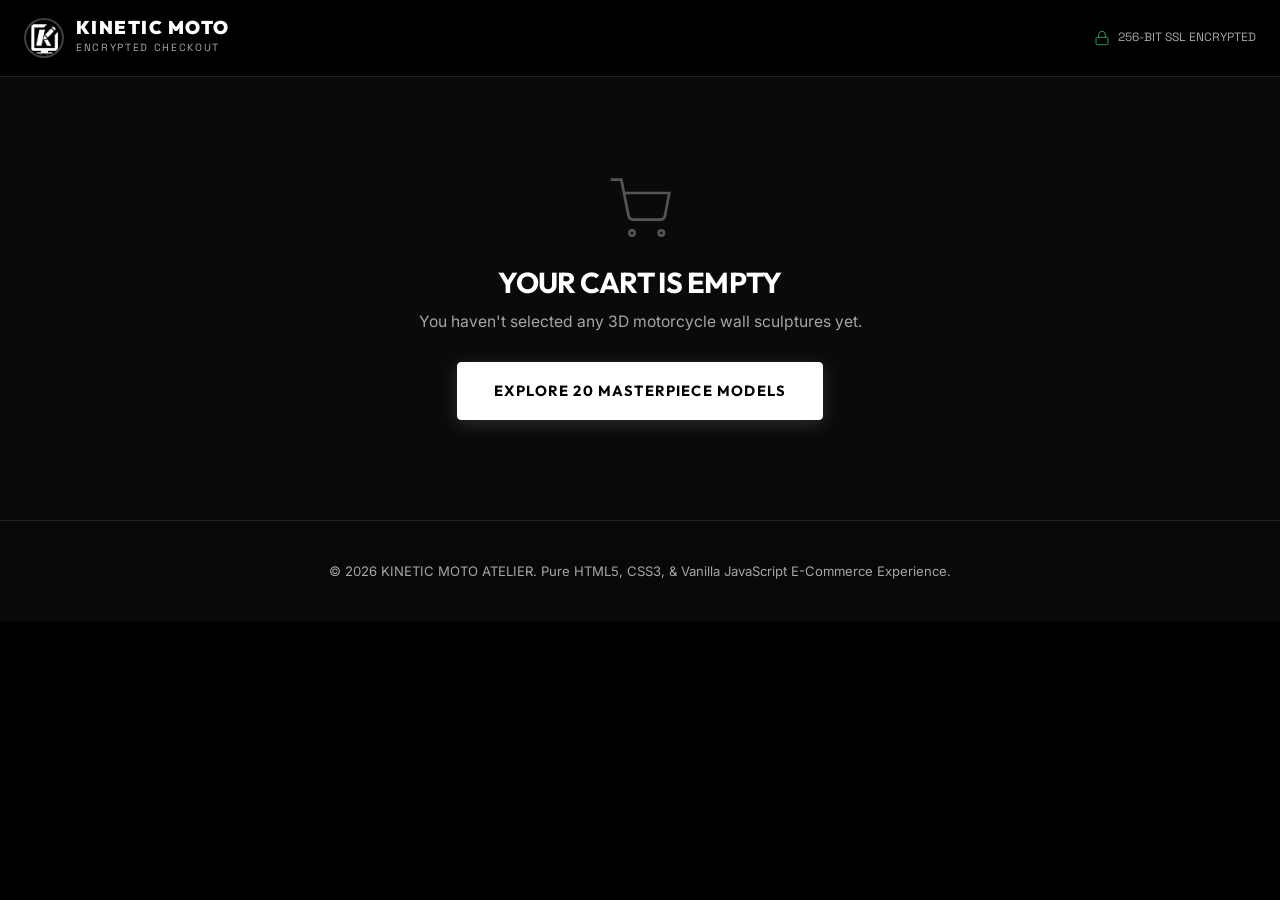
<file: checkout.html>
<!DOCTYPE html>
<html lang="en">
<head>
  <meta charset="UTF-8">
  <meta name="viewport" content="width=device-width, initial-scale=1.0">
  <title>Secure Checkout | KINETIC MOTO Atelier</title>
  <meta name="description" content="Secure checkout for your KINETIC MOTO 3D Miniature Motorcycle Wall Sculpture.">
  
  <link rel="icon" type="image/png" href="assets/images/logo.png">
  <link rel="stylesheet" href="assets/css/style.css">
</head>
<body style="background-color: #0a0a0a;">

  <!-- Minimalist Luxury Checkout Header -->
  <header style="background: #000; border-bottom: 1px solid #222; padding: 18px 0;">
    <div class="container" style="display:flex; align-items:center; justify-content:space-between;">
      <a href="index.html" class="brand-link">
        <img src="assets/images/logo.png" alt="KINETIC MOTO" class="brand-logo-img" style="width:40px;height:40px;">
        <div class="brand-text">
          <span class="brand-title" style="font-size:1.15rem;">KINETIC MOTO</span>
          <span class="brand-tagline">ENCRYPTED CHECKOUT</span>
        </div>
      </a>

      <div style="display:flex;align-items:center;gap:8px;font-family:var(--font-mono);font-size:0.75rem;color:var(--color-silver);">
        <svg style="width:16px;height:16px;stroke:#4ade80;fill:none;" viewBox="0 0 24 24"><rect x="3" y="11" width="18" height="11" rx="2" ry="2"></rect><path d="M7 11V7a5 5 0 0 1 10 0v4"></path></svg>
        <span>256-BIT SSL ENCRYPTED</span>
      </div>
    </div>
  </header>

  <main class="container">
    
    <!-- Empty Cart State Warning -->
    <div id="checkoutEmptyState" style="display:none; text-align:center; padding: 100px 20px;">
      <svg style="width:64px;height:64px;stroke:#555;fill:none;margin-bottom:16px;" viewBox="0 0 24 24"><circle cx="9" cy="21" r="1"></circle><circle cx="20" cy="21" r="1"></circle><path d="M1 1h4l2.68 13.39a2 2 0 0 0 2 1.61h9.72a2 2 0 0 0 2-1.61L23 6H6"></path></svg>
      <h2 style="font-size:1.8rem;text-transform:uppercase;margin-bottom:10px;">Your Cart is Empty</h2>
      <p style="color:var(--color-silver);margin-bottom:28px;">You haven't selected any 3D motorcycle wall sculptures yet.</p>
      <a href="index.html#shop" class="btn btn-primary btn-lg">Explore 20 Masterpiece Models</a>
    </div>

    <!-- Active Checkout Layout -->
    <div class="checkout-layout" id="checkoutMainLayout">
      
      <!-- Left Column: Customer Form & Payment -->
      <div class="checkout-form-column">
        
        <form id="checkoutForm">
          
          <!-- Section 1: Customer Contact -->
          <div class="checkout-box">
            <h3>
              <svg style="width:20px;height:20px;stroke:#fff;fill:none;" viewBox="0 0 24 24"><path d="M20 21v-2a4 4 0 0 0-4-4H8a4 4 0 0 0-4 4v2"></path><circle cx="12" cy="7" r="4"></circle></svg>
              1. Customer & Contact Details
            </h3>

            <div class="form-group">
              <label for="custEmail">Email Address (for tracking & certificate)</label>
              <input type="email" id="custEmail" required placeholder="collector@domain.com">
            </div>

            <div class="form-grid-2">
              <div class="form-group">
                <label for="custFirstName">First Name</label>
                <input type="text" id="custFirstName" required placeholder="Marcus">
              </div>
              <div class="form-group">
                <label for="custLastName">Last Name</label>
                <input type="text" id="custLastName" required placeholder="Vance">
              </div>
            </div>

            <div class="form-group">
              <label for="custPhone">Phone Number (for insured courier delivery)</label>
              <input type="tel" id="custPhone" required placeholder="+1 (555) 019-2834">
            </div>
          </div>

          <!-- Section 2: Shipping Destination -->
          <div class="checkout-box">
            <h3>
              <svg style="width:20px;height:20px;stroke:#fff;fill:none;" viewBox="0 0 24 24"><path d="M21 10c0 7-9 13-9 13s-9-6-9-13a9 9 0 0 1 18 0z"></path><circle cx="12" cy="10" r="3"></circle></svg>
              2. Delivery Address
            </h3>

            <div class="form-group">
              <label for="custAddress">Street Address</label>
              <input type="text" id="custAddress" required placeholder="742 Evergreen Terrace">
            </div>

            <div class="form-grid-2">
              <div class="form-group">
                <label for="custApt">Apartment, Suite, Unit (Optional)</label>
                <input type="text" id="custApt" placeholder="Apt 4B">
              </div>
              <div class="form-group">
                <label for="custCity">City</label>
                <input type="text" id="custCity" required placeholder="Springfield">
              </div>
            </div>

            <div class="form-grid-2">
              <div class="form-group">
                <label for="custState">State / Province / Region</label>
                <input type="text" id="custState" required placeholder="California">
              </div>
              <div class="form-group">
                <label for="custZip">Postal / ZIP Code</label>
                <input type="text" id="custZip" required placeholder="90210">
              </div>
            </div>

            <div class="form-group">
              <label for="custCountry">Country / Territory</label>
              <select id="custCountry" required>
                <option value="US">United States (USD $)</option>
                <option value="CA">Canada (CAD $)</option>
                <option value="GB">United Kingdom (GBP £)</option>
                <option value="DE">Germany (EUR €)</option>
                <option value="FR">France (EUR €)</option>
                <option value="IT">Italy (EUR €)</option>
                <option value="JP">Japan (JPY ¥)</option>
                <option value="AU">Australia (AUD $)</option>
                <option value="AE">United Arab Emirates (AED)</option>
                <option value="IN">India (INR ₹)</option>
              </select>
            </div>
          </div>

          <!-- Section 3: Shipping Method Selection -->
          <div class="checkout-box">
            <h3>
              <svg style="width:20px;height:20px;stroke:#fff;fill:none;" viewBox="0 0 24 24"><rect x="1" y="3" width="15" height="13"></rect><polygon points="16 8 20 8 23 11 23 16 16 16 16 8"></polygon><circle cx="5.5" cy="18.5" r="2.5"></circle><circle cx="18.5" cy="18.5" r="2.5"></circle></svg>
              3. Insured Transport Option
            </h3>

            <div class="shipping-option-card selected" data-rate="0">
              <div>
                <strong style="color:#fff;font-size:0.95rem;">Standard Insured Courier (3-5 Business Days)</strong>
                <div style="font-size:0.8rem;color:var(--color-silver);">Shock-absorption molded packaging, full transit insurance.</div>
              </div>
              <span style="font-family:var(--font-mono);font-weight:700;color:#4ade80;">FREE</span>
            </div>

            <div class="shipping-option-card" data-rate="15">
              <div>
                <strong style="color:#fff;font-size:0.95rem;">Priority Air Express (1-2 Business Days)</strong>
                <div style="font-size:0.8rem;color:var(--color-silver);">Direct air freight with signature-on-delivery guarantee.</div>
              </div>
              <span style="font-family:var(--font-mono);font-weight:700;color:#fff;">+$15</span>
            </div>
          </div>

          <!-- Section 4: Payment Simulation (Ready for Stripe / PayPal Gateway) -->
          <div class="checkout-box">
            <h3>
              <svg style="width:20px;height:20px;stroke:#fff;fill:none;" viewBox="0 0 24 24"><rect x="1" y="4" width="22" height="16" rx="2" ry="2"></rect><line x1="1" y1="10" x2="23" y2="10"></line></svg>
              4. Payment Method
            </h3>

            <!-- Payment Selector Tabs -->
            <div style="display:flex;gap:10px;margin-bottom:20px;flex-wrap:wrap;">
              <button type="button" class="btn btn-secondary btn-sm payment-tab-btn active" data-target="payCard">Credit / Debit Card</button>
              <button type="button" class="btn btn-secondary btn-sm payment-tab-btn" data-target="payApple">Apple / Google Pay</button>
              <button type="button" class="btn btn-secondary btn-sm payment-tab-btn" data-target="payKlarna">Klarna 4-Installments</button>
            </div>

            <!-- Card Form Panel -->
            <div id="payCard" class="payment-tab-panel">
              <div class="form-group">
                <label for="cardNumber">Card Number</label>
                <input type="text" id="cardNumber" placeholder="4532 •••• •••• 8892" maxlength="19" value="4532 8921 4458 8892">
              </div>

              <div class="form-grid-2">
                <div class="form-group">
                  <label for="cardExpiry">Expiration Date</label>
                  <input type="text" id="cardExpiry" placeholder="MM / YY" maxlength="5" value="12/28">
                </div>
                <div class="form-group">
                  <label for="cardCvc">Security Code (CVC)</label>
                  <input type="text" id="cardCvc" placeholder="•••" maxlength="4" value="842">
                </div>
              </div>

              <div class="form-group">
                <label for="cardHolder">Cardholder Name</label>
                <input type="text" id="cardHolder" placeholder="Name on card" value="Marcus Vance">
              </div>
            </div>

            <!-- Apple / Google Pay Panel -->
            <div id="payApple" class="payment-tab-panel" style="display:none;text-align:center;padding:24px;background:#111;border-radius:6px;">
              <p style="color:#fff;font-weight:600;margin-bottom:8px;">Instant Device Authorization</p>
              <p style="font-size:0.85rem;color:var(--color-silver);margin-bottom:14px;">Fast, seamless biometric 1-touch checkout with your saved device passkey.</p>
              <button type="button" class="btn btn-primary btn-block" style="background:#fff;color:#000;">
                Pay with Apple Pay / GPay
              </button>
            </div>

            <!-- Klarna Panel -->
            <div id="payKlarna" class="payment-tab-panel" style="display:none;text-align:center;padding:24px;background:#111;border-radius:6px;">
              <p style="color:#fff;font-weight:600;margin-bottom:8px;">4 Interest-Free Payments</p>
              <p style="font-size:0.85rem;color:var(--color-silver);">Split your luxury wall sculpture purchase into 4 equal bi-weekly payments of 0% APR.</p>
            </div>

            <div style="font-size:0.75rem;color:#777;margin-top:16px;line-height:1.5;">
              By completing this order, you authorize KINETIC MOTO to charge the selected payment method. Architecture ready for Stripe / PayPal gateway production bindings.
            </div>
          </div>

          <!-- Submit Order Button -->
          <button type="submit" id="placeOrderBtn" class="btn btn-primary btn-lg btn-block" style="padding: 20px; font-size: 1.1rem;">
            PLACE ORDER NOW
          </button>

        </form>

      </div>

      <!-- Right Column: Live Order Summary -->
      <aside class="checkout-summary-column">
        <div class="order-summary-sidebar">
          <h3 style="font-size: 1.25rem; font-weight: 700; margin-bottom: 20px; padding-bottom: 12px; border-bottom: 1px solid #282828;">
            Order Summary
          </h3>

          <div id="checkoutItemsList" style="margin-bottom: 20px; max-height: 380px; overflow-y: auto;">
            <!-- Injected by checkout.js -->
          </div>

          <div class="summary-item-row">
            <span>Subtotal</span>
            <span id="checkoutSubtotal" style="color:#fff;font-weight:600;">$0</span>
          </div>

          <div class="summary-item-row" id="checkoutDiscountRow" style="display:none;color:#4ade80;">
            <span>Promo Discount</span>
            <span id="checkoutDiscount">-$0</span>
          </div>

          <div class="summary-item-row">
            <span>Insured Shipping</span>
            <span id="checkoutShipping" style="color:#fff;font-weight:600;">FREE</span>
          </div>

          <div class="summary-item-row total-row">
            <span>Total</span>
            <span id="checkoutGrandTotal">$0</span>
          </div>

          <!-- Trust Badges Under Summary -->
          <div style="margin-top:24px;padding-top:20px;border-top:1px solid #282828;display:flex;flex-direction:column;gap:12px;font-size:0.8rem;color:var(--color-silver);">
            <div style="display:flex;align-items:center;gap:10px;">
              <svg style="width:16px;height:16px;stroke:#fff;fill:none;" viewBox="0 0 24 24"><path d="M12 22s8-4 8-10V5l-8-3-8 3v7c0 6 8 10 8 10z"></path></svg>
              <span>100% Zero-Damage Transit Guarantee</span>
            </div>
            <div style="display:flex;align-items:center;gap:10px;">
              <svg style="width:16px;height:16px;stroke:#fff;fill:none;" viewBox="0 0 24 24"><circle cx="12" cy="12" r="10"></circle><polyline points="12 6 12 12 16 14"></polyline></svg>
              <span>Dispatches within 24-48 business hours</span>
            </div>
            <div style="display:flex;align-items:center;gap:10px;">
              <svg style="width:16px;height:16px;stroke:#fff;fill:none;" viewBox="0 0 24 24"><polygon points="12 2 15.09 8.26 22 9.27 17 14.14 18.18 21.02 12 17.77 5.82 21.02 7 14.14 2 9.27 8.91 8.26 12 2"></polygon></svg>
              <span>Numbered Certificate of Authenticity included</span>
            </div>
          </div>
        </div>
      </aside>

    </div>

  </main>

  <!-- ==========================================================================
       ORDER CONFIRMATION SUCCESS MODAL
       ========================================================================== -->
  <div class="modal-overlay" id="orderSuccessModal">
    <div class="modal-card success-modal-card">
      <div class="success-check-icon">
        <svg style="width:36px;height:36px;stroke:#000;fill:none;stroke-width:2.5;" viewBox="0 0 24 24"><polyline points="20 6 9 17 4 12"></polyline></svg>
      </div>

      <span class="card-category" style="color:#4ade80;">Order Confirmed & Secured</span>
      <h2 style="font-size:2rem;text-transform:uppercase;margin:8px 0 14px 0;">THANK YOU FOR YOUR ORDER</h2>
      
      <p style="color:var(--color-silver-light);font-size:0.95rem;line-height:1.6;margin-bottom:24px;">
        Your order <strong style="color:#fff;" id="successOrderId">#KM-98124</strong> has been placed into our assembly queue. A confirmation email and tracking docket have been dispatched to <strong style="color:#fff;" id="successCustomerEmail"></strong>.
      </p>

      <div style="background:#0c0c0c;border:1px solid #282828;border-radius:6px;padding:18px;text-align:left;font-size:0.85rem;margin-bottom:28px;">
        <div style="display:flex;justify-content:space-between;margin-bottom:8px;">
          <span style="color:#777;">Collector:</span>
          <strong style="color:#fff;" id="successCustomerName"></strong>
        </div>
        <div style="display:flex;justify-content:space-between;margin-bottom:8px;">
          <span style="color:#777;">Destination:</span>
          <strong style="color:#fff;" id="successShippingAddress"></strong>
        </div>
        <div style="display:flex;justify-content:space-between;margin-bottom:8px;">
          <span style="color:#777;">Transit:</span>
          <strong style="color:#4ade80;">Insured White-Glove Courier</strong>
        </div>
        <div style="display:flex;justify-content:space-between;border-top:1px solid #222;padding-top:8px;">
          <span style="color:#777;">Amount Paid:</span>
          <strong style="color:#fff;font-size:1.05rem;" id="successOrderTotal"></strong>
        </div>
      </div>

      <a href="index.html" class="btn btn-primary btn-block btn-lg">
        Return to Atelier Gallery
      </a>
    </div>
  </div>

  <footer class="footer" style="padding: 40px 0;">
    <div class="container" style="text-align:center;font-size:0.82rem;color:var(--color-silver);">
      © 2026 KINETIC MOTO ATELIER. Pure HTML5, CSS3, & Vanilla JavaScript E-Commerce Experience.
    </div>
  </footer>

  <script src="assets/js/products.js"></script>
  <script src="assets/js/main.js"></script>
  <script src="assets/js/checkout.js"></script>
</body>
</html>
</file>
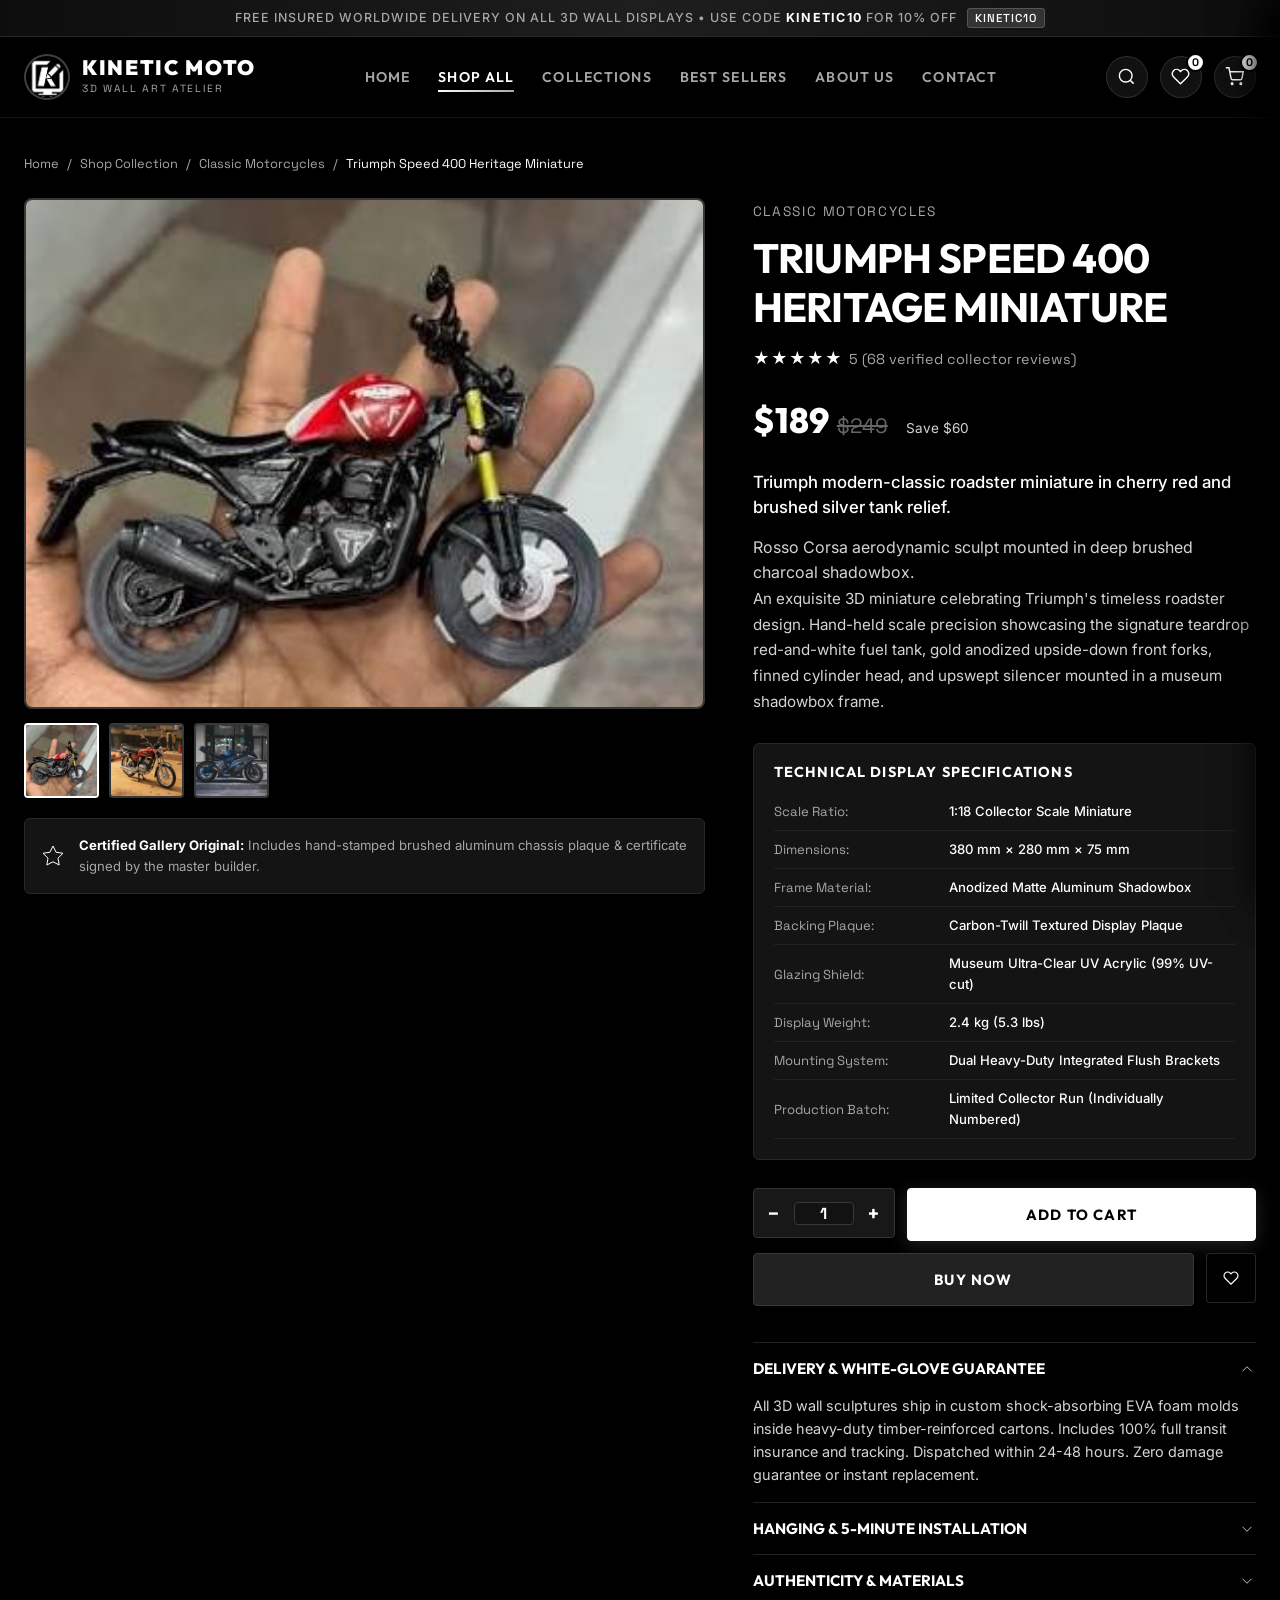
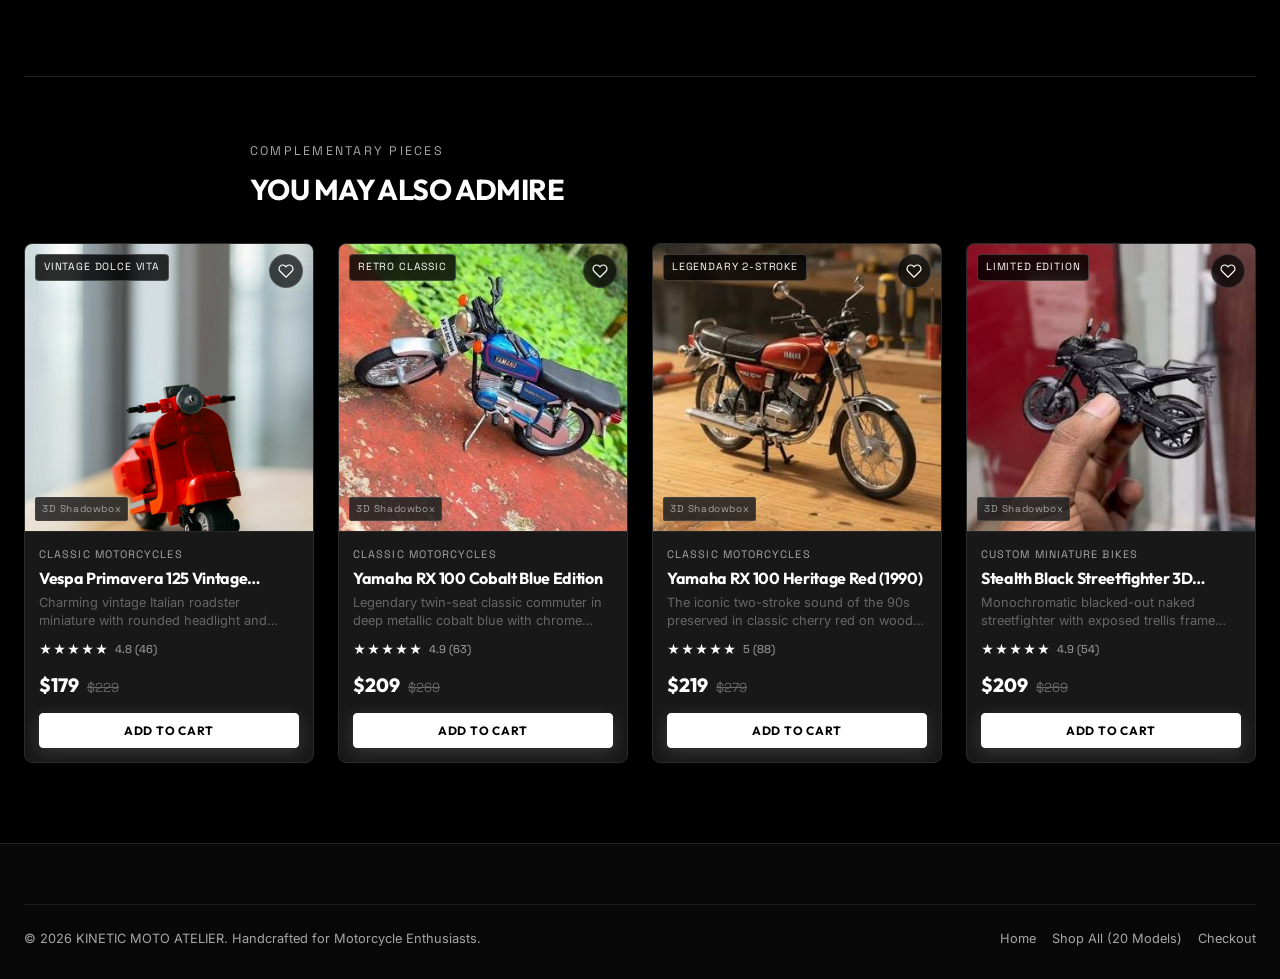
<file: product.html>
<!DOCTYPE html>
<html lang="en">
<head>
  <meta charset="UTF-8">
  <meta name="viewport" content="width=device-width, initial-scale=1.0">
  <title>Product Details | KINETIC MOTO 3D Wall Art</title>
  <meta name="description" content="Detailed specifications and collector information for KINETIC MOTO 3D Miniature Motorcycle Wall Sculptures.">
  
  <link rel="icon" type="image/png" href="assets/images/logo.png">
  <link rel="stylesheet" href="assets/css/style.css">
</head>
<body>

  <!-- Top Announcement Bar -->
  <aside class="announcement-bar">
    FREE INSURED WORLDWIDE DELIVERY ON ALL 3D WALL DISPLAYS • USE CODE <strong>KINETIC10</strong> FOR 10% OFF
    <span class="badge-code">KINETIC10</span>
  </aside>

  <!-- Navigation Bar -->
  <header class="navbar" id="navbar">
    <div class="container nav-container">
      <a href="index.html" class="brand-link" aria-label="KINETIC MOTO Home">
        <img src="assets/images/logo.png" alt="KINETIC MOTO Badge" class="brand-logo-img">
        <div class="brand-text">
          <span class="brand-title">KINETIC MOTO</span>
          <span class="brand-tagline">3D WALL ART ATELIER</span>
        </div>
      </a>

      <nav aria-label="Main Navigation">
        <ul class="nav-menu">
          <li><a href="index.html" class="nav-link">Home</a></li>
          <li><a href="index.html#shop" class="nav-link active">Shop All</a></li>
          <li><a href="index.html#collection" class="nav-link">Collections</a></li>
          <li><a href="index.html#featured" class="nav-link">Best Sellers</a></li>
          <li><a href="index.html#about" class="nav-link">About Us</a></li>
          <li><a href="index.html#contact" class="nav-link">Contact</a></li>
        </ul>
      </nav>

      <div class="nav-actions">
        <button class="icon-btn" id="navSearchBtn" aria-label="Search Motorcycle Displays" title="Search">
          <svg viewBox="0 0 24 24"><circle cx="11" cy="11" r="8"></circle><line x1="21" y1="21" x2="16.65" y2="16.65"></line></svg>
        </button>

        <button class="icon-btn" id="navWishlistBtn" aria-label="View Wishlist" title="Wishlist">
          <svg viewBox="0 0 24 24"><path d="M20.84 4.61a5.5 5.5 0 0 0-7.78 0L12 5.67l-1.06-1.06a5.5 5.5 0 0 0-7.78 7.78l1.06 1.06L12 21.23l7.78-7.78 1.06-1.06a5.5 5.5 0 0 0 0-7.78z"></path></svg>
          <span class="badge-count wishlist-badge-count">0</span>
        </button>

        <button class="icon-btn" id="navCartBtn" aria-label="View Shopping Cart" title="Shopping Cart">
          <svg viewBox="0 0 24 24"><circle cx="9" cy="21" r="1"></circle><circle cx="20" cy="21" r="1"></circle><path d="M1 1h4l2.68 13.39a2 2 0 0 0 2 1.61h9.72a2 2 0 0 0 2-1.61L23 6H6"></path></svg>
          <span class="badge-count cart-badge-count">0</span>
        </button>

        <button class="hamburger-btn" id="hamburgerBtn" aria-label="Toggle Navigation Menu">
          <span class="hamburger-line"></span>
          <span class="hamburger-line"></span>
          <span class="hamburger-line"></span>
        </button>
      </div>
    </div>
  </header>

  <!-- Mobile Navigation Drawer -->
  <div class="mobile-nav-drawer" id="mobileNavDrawer">
    <ul class="mobile-nav-menu">
      <li><a href="index.html" class="mobile-nav-link">Home</a></li>
      <li><a href="index.html#shop" class="mobile-nav-link active">Shop All (20 Models)</a></li>
      <li><a href="index.html#collection" class="mobile-nav-link">Collections</a></li>
      <li><a href="index.html#featured" class="mobile-nav-link">Best Sellers</a></li>
      <li><a href="index.html#about" class="mobile-nav-link">About Us</a></li>
      <li><a href="index.html#contact" class="mobile-nav-link">Contact</a></li>
    </ul>
  </div>

  <main class="container" style="padding-top: 36px; padding-bottom: 80px;">
    
    <!-- Breadcrumb Navigation -->
    <nav class="breadcrumb" aria-label="Breadcrumb">
      <a href="index.html">Home</a>
      <span>/</span>
      <a href="index.html#shop">Shop Collection</a>
      <span>/</span>
      <span id="breadcrumbCategory">Classic Motorcycles</span>
      <span>/</span>
      <span id="breadcrumbProduct" style="color: #fff;">Triumph Speed 400 Heritage Miniature</span>
    </nav>

    <!-- Product Detail Master Layout -->
    <div class="product-detail-layout">
      
      <!-- Left: Multi-Image Sticky Gallery -->
      <div class="gallery-sticky-wrap">
        <div class="gallery-main-view">
          <img id="detailMainImage" src="assets/images/product-1.jpg" alt="Motorcycle 3D Wall Art">
          <div class="glass-reflection"></div>
        </div>

        <!-- Thumbnails for perspective angles -->
        <div class="gallery-thumbs-row" id="detailGalleryThumbs">
          <!-- Populated by JS -->
        </div>

        <div style="margin-top:20px;padding:16px;background:#141414;border:1px solid #282828;border-radius:6px;display:flex;align-items:center;gap:14px;">
          <svg style="width:24px;height:24px;stroke:#fff;fill:none;flex-shrink:0;" viewBox="0 0 24 24"><polygon points="12 2 15.09 8.26 22 9.27 17 14.14 18.18 21.02 12 17.77 5.82 21.02 7 14.14 2 9.27 8.91 8.26 12 2"></polygon></svg>
          <div style="font-size:0.82rem;color:var(--color-silver);">
            <strong style="color:#fff;">Certified Gallery Original:</strong> Includes hand-stamped brushed aluminum chassis plaque & certificate signed by the master builder.
          </div>
        </div>
      </div>

      <!-- Right: Product Information & Purchase Actions -->
      <div class="detail-info-column">
        <span class="card-category" id="detailCategory" style="font-size: 0.85rem; letter-spacing: 0.12em; color: var(--color-silver);">
          Classic Motorcycles
        </span>

        <h1 id="detailTitle" style="font-size: clamp(2rem, 3.2vw, 2.8rem); text-transform: uppercase; margin: 10px 0 14px 0;">
          Triumph Speed 400 Heritage Miniature
        </h1>

        <!-- Rating Row -->
        <div class="card-rating-row" style="margin-bottom: 20px;">
          <div class="stars" style="font-size: 1rem;">★★★★★</div>
          <span class="rating-count" id="detailRatingText" style="font-size: 0.9rem;">
            5.0 (68 verified collector reviews)
          </span>
        </div>

        <!-- Pricing Row -->
        <div class="card-price-row" style="margin-bottom: 22px;">
          <span class="current-price" id="detailCurrentPrice" style="font-size: 2.2rem;">$189</span>
          <span class="original-price" id="detailOriginalPrice" style="font-size: 1.3rem;">$249</span>
          <span class="badge-code" id="detailSaveBadge" style="font-size: 0.85rem; padding: 4px 10px;">Save $60</span>
        </div>

        <!-- Short Description -->
        <p id="detailShortDesc" style="font-size: 1.05rem; color: #fff; font-weight: 500; margin-bottom: 14px; line-height: 1.5;">
          Triumph modern-classic roadster miniature in cherry red and brushed silver tank relief.
        </p>
          Rosso Corsa aerodynamic sculpt mounted in deep brushed charcoal shadowbox.
        </p>

        <!-- Full Story -->
        <p id="detailFullDesc" style="font-size: 0.95rem; line-height: 1.7; color: var(--color-silver-light); margin-bottom: 28px;">
          The pinnacle of Bolognese racing heritage captured in breathtaking 1:12 scale three-dimensional relief. Features twin-wing aerodynamic strakes, diecast trellis frame geometry, hand-finished Brembo Stylema calipers, and deep Rosso Corsa lacquer mounted against an anti-reflective carbon-weave backplate.
        </p>

        <!-- Specifications Table -->
        <div style="background:#141414;padding:20px;border-radius:6px;border:1px solid #282828;margin-bottom:28px;">
          <h4 style="font-size:0.9rem;text-transform:uppercase;color:#fff;letter-spacing:0.08em;margin-bottom:12px;">Technical Display Specifications</h4>
          <table class="specs-table" style="margin:0;">
            <tbody id="detailSpecsTable">
              <!-- Populated by JS -->
            </tbody>
          </table>
        </div>

        <!-- Quantity & Add to Cart Controls -->
        <div class="detail-actions-group">
          <div class="cart-qty-ctrl" style="height: 50px;">
            <button class="qty-btn" style="width: 40px; font-size: 1.2rem;" onclick="changeDetailQty(-1)">−</button>
            <input type="text" id="detailQtyInput" class="detail-qty-input" value="1" readonly>
            <button class="qty-btn" style="width: 40px; font-size: 1.2rem;" onclick="changeDetailQty(1)">+</button>
          </div>

          <button class="btn btn-primary btn-lg" id="detailAddToCartBtn" style="flex: 1;">
            ADD TO CART
          </button>

          <button class="btn btn-secondary btn-lg" id="detailBuyNowBtn" style="flex: 1;">
            BUY NOW
          </button>

          <button class="card-wishlist-btn" id="detailWishlistBtn" style="position: static; width: 50px; height: 50px; border-radius: var(--radius-sm);" title="Save to Wishlist">
            <svg viewBox="0 0 24 24"><path d="M20.84 4.61a5.5 5.5 0 0 0-7.78 0L12 5.67l-1.06-1.06a5.5 5.5 0 0 0-7.78 7.78l1.06 1.06L12 21.23l7.78-7.78 1.06-1.06a5.5 5.5 0 0 0 0-7.78z"></path></svg>
          </button>
        </div>

        <!-- Accordion Information Tabs -->
        <div class="detail-accordions" style="margin-top: 36px;">
          
          <div class="accordion-item open">
            <button class="accordion-header">
              <span>Delivery & White-Glove Guarantee</span>
              <svg style="width:18px;height:18px;stroke:currentColor;fill:none;transition:transform 0.3s;" viewBox="0 0 24 24"><polyline points="6 9 12 15 18 9"></polyline></svg>
            </button>
            <div class="accordion-body">
              All 3D wall sculptures ship in custom shock-absorbing EVA foam molds inside heavy-duty timber-reinforced cartons. Includes 100% full transit insurance and tracking. Dispatched within 24-48 hours. Zero damage guarantee or instant replacement.
            </div>
          </div>

          <div class="accordion-item">
            <button class="accordion-header">
              <span>Hanging & 5-Minute Installation</span>
              <svg style="width:18px;height:18px;stroke:currentColor;fill:none;transition:transform 0.3s;" viewBox="0 0 24 24"><polyline points="6 9 12 15 18 9"></polyline></svg>
            </button>
            <div class="accordion-body">
              Every display arrives with dual flush-mounting steel wall cleats, heavy-duty drywall anchors, screws, and an acrylic-safe microfiber buffing cloth. Designed to hang completely flush against drywall, concrete, or wood paneling with no exposed wires.
            </div>
          </div>

          <div class="accordion-item">
            <button class="accordion-header">
              <span>Authenticity & Materials</span>
              <svg style="width:18px;height:18px;stroke:currentColor;fill:none;transition:transform 0.3s;" viewBox="0 0 24 24"><polyline points="6 9 12 15 18 9"></polyline></svg>
            </button>
            <div class="accordion-body">
              Crafted with aircraft-grade aluminum alloy, 99% UV-protective museum acrylic, and real carbon matrix weave plaque backplate. Certified to resist sunlight degradation, thermal warping, and dust intrusion for over 25 years.
            </div>
          </div>

        </div>

      </div>

    </div>

    <!-- Related Products Showcase -->
    <section class="section-dark" style="border-top: 1px solid #222; padding-top: 60px;">
      <div class="section-header" style="margin-bottom: 36px; text-align: left;">
        <span class="section-eyebrow">Complementary Pieces</span>
        <h3 style="font-size: 1.8rem; text-transform: uppercase;">YOU MAY ALSO ADMIRE</h3>
      </div>

      <div class="product-grid" id="relatedProductsGrid">
        <!-- Rendered by product-detail.js -->
      </div>
    </section>

  </main>

  <!-- Footer -->
  <footer class="footer" id="contact">
    <div class="container">
      <div class="footer-bottom">
        <div>© 2026 KINETIC MOTO ATELIER. Handcrafted for Motorcycle Enthusiasts.</div>
        <div class="footer-legal-links">
          <a href="index.html">Home</a>
          <a href="index.html#shop">Shop All (20 Models)</a>
          <a href="checkout.html">Checkout</a>
        </div>
      </div>
    </div>
  </footer>

  <!-- Slide Drawers & Modals (Shared) -->
  <div class="drawer-backdrop" id="drawerBackdrop"></div>
  <aside class="slide-drawer" id="cartDrawer" aria-label="Shopping Cart Drawer">
    <div class="drawer-header">
      <div class="drawer-title">YOUR CART (<span class="cart-badge-count">0</span>)</div>
      <button class="drawer-close-btn close-drawer-btn">&times;</button>
    </div>
    <div class="drawer-body" id="drawerCartItems"></div>
    <div class="drawer-footer" id="drawerCartFooter"></div>
  </aside>

  <aside class="slide-drawer" id="wishlistDrawer" aria-label="Wishlist Drawer">
    <div class="drawer-header">
      <div class="drawer-title">YOUR WISHLIST (<span class="wishlist-badge-count">0</span>)</div>
      <button class="drawer-close-btn close-drawer-btn">&times;</button>
    </div>
    <div class="drawer-body" id="drawerWishlistItems"></div>
  </aside>

  <div class="modal-overlay" id="searchModal">
    <div class="modal-card search-modal-card">
      <button class="modal-close-btn" id="searchModalCloseBtn">&times;</button>
      <div class="search-modal-header">
        <svg viewBox="0 0 24 24"><circle cx="11" cy="11" r="8"></circle><line x1="21" y1="21" x2="16.65" y2="16.65"></line></svg>
        <input type="text" id="liveModalSearchInput" placeholder="Search 20 motorcycle models...">
      </div>
      <div class="search-results-list" id="searchModalResults"></div>
    </div>
  </div>

  <!-- Scripts -->
  <script src="assets/js/products.js"></script>
  <script src="assets/js/main.js"></script>
  <script src="assets/js/product-detail.js"></script>
</body>
</html>
</file>
<file: assets/css/style.css>
/* ==========================================================================
   KINETIC MOTO - LUXURY AUTOMOTIVE 3D WALL DECOR E-COMMERCE STYLESHEET
   Pure CSS3 - Modern, Visually Stunning, Strictly Vanilla
   Palette: Black (#000000), White (#FFFFFF), Charcoal Grey (#222222), Silver Grey (#A6A6A6)
   Full Responsive Engine: Mobile-First Optimized (Strict 2-Col Mobile Grid)
   ========================================================================== */

/* --- Google Fonts Import --- */
@import url('https://fonts.googleapis.com/css2?family=Outfit:wght@300;400;500;600;700;800;900&family=Inter:wght@300;400;500;600;700&family=Space+Grotesk:wght@500;700&display=swap');

/* --- Root Design Tokens --- */
:root {
  --color-black: #000000;
  --color-white: #FFFFFF;
  --color-charcoal: #222222;
  --color-charcoal-dark: #121212;
  --color-charcoal-card: #181818;
  --color-charcoal-light: #2b2b2b;
  --color-silver: #A6A6A6;
  --color-silver-light: #D4D4D4;
  --color-silver-dark: #666666;
  --color-silver-border: #383838;
  
  --font-heading: 'Outfit', -apple-system, BlinkMacSystemFont, sans-serif;
  --font-body: 'Inter', -apple-system, BlinkMacSystemFont, sans-serif;
  --font-mono: 'Space Grotesk', monospace;

  --transition-fast: 0.2s cubic-bezier(0.16, 1, 0.3, 1);
  --transition-smooth: 0.35s cubic-bezier(0.16, 1, 0.3, 1);
  --transition-slow: 0.6s cubic-bezier(0.16, 1, 0.3, 1);

  --shadow-subtle: 0 4px 20px rgba(0, 0, 0, 0.6);
  --shadow-frame: 0 16px 40px rgba(0, 0, 0, 0.85), 0 0 0 1px rgba(166, 166, 166, 0.15);
  --shadow-frame-hover: 0 24px 60px rgba(0, 0, 0, 0.95), 0 0 25px rgba(166, 166, 166, 0.22);
  --shadow-glow: 0 0 35px rgba(255, 255, 255, 0.12);

  --radius-sm: 4px;
  --radius-md: 8px;
  --radius-lg: 14px;
  --radius-full: 9999px;

  --container-max: 1380px;
}

/* --- Global Reset & Box Sizing --- */
*, *::before, *::after {
  box-sizing: border-box;
  margin: 0;
  padding: 0;
}

html {
  font-size: 16px;
  scroll-behavior: smooth;
  background-color: var(--color-black);
  color: var(--color-white);
  -webkit-font-smoothing: antialiased;
  -moz-osx-font-smoothing: grayscale;
}

body {
  font-family: var(--font-body);
  background-color: var(--color-black);
  color: var(--color-silver-light);
  line-height: 1.6;
  overflow-x: hidden;
  position: relative;
  width: 100%;
}

/* --- Typography Defaults --- */
h1, h2, h3, h4, h5, h6 {
  font-family: var(--font-heading);
  color: var(--color-white);
  font-weight: 700;
  letter-spacing: -0.02em;
  line-height: 1.2;
}

p {
  color: var(--color-silver);
  font-size: 0.98rem;
}

a {
  color: inherit;
  text-decoration: none;
  transition: color var(--transition-fast);
}

img {
  max-width: 100%;
  height: auto;
  display: block;
}

button {
  font-family: var(--font-heading);
  cursor: pointer;
  border: none;
  outline: none;
  background: transparent;
  transition: all var(--transition-fast);
  -webkit-tap-highlight-color: transparent;
}

input, select, textarea {
  font-family: var(--font-body);
  outline: none;
  border: 1px solid var(--color-silver-border);
  background-color: var(--color-charcoal-dark);
  color: var(--color-white);
  border-radius: var(--radius-sm);
  transition: border-color var(--transition-fast), box-shadow var(--transition-fast);
  font-size: 16px; /* Prevents auto-zoom in iOS Safari */
}

input:focus, select:focus, textarea:focus {
  border-color: var(--color-white);
  box-shadow: 0 0 0 2px rgba(255, 255, 255, 0.15);
}

/* --- Container Utility --- */
.container {
  width: 100%;
  max-width: var(--container-max);
  margin-left: auto;
  margin-right: auto;
  padding-left: 24px;
  padding-right: 24px;
}

@media (max-width: 768px) {
  .container {
    padding-left: 14px;
    padding-right: 14px;
  }
}

/* --- Top Announcement Bar --- */
.announcement-bar {
  background: linear-gradient(90deg, #0d0d0d 0%, #1e1e1e 50%, #0d0d0d 100%);
  border-bottom: 1px solid #282828;
  font-size: 0.78rem;
  letter-spacing: 0.08em;
  text-transform: uppercase;
  color: var(--color-silver);
  padding: 8px 16px;
  text-align: center;
  font-weight: 500;
  position: relative;
  z-index: 1001;
}

.announcement-bar strong {
  color: var(--color-white);
  letter-spacing: 0.1em;
}

.announcement-bar .badge-code {
  background: #333333;
  color: var(--color-white);
  padding: 2px 7px;
  border-radius: 3px;
  border: 1px solid #555555;
  font-family: var(--font-mono);
  font-size: 0.72rem;
  margin-left: 6px;
}

@media (max-width: 600px) {
  .announcement-bar {
    font-size: 0.68rem;
    padding: 6px 10px;
    letter-spacing: 0.04em;
  }
  .announcement-bar .badge-code {
    display: inline-block;
    margin-top: 2px;
  }
}

/* --- Navigation Bar --- */
.navbar {
  position: sticky;
  top: 0;
  width: 100%;
  background: rgba(0, 0, 0, 0.9);
  backdrop-filter: blur(16px);
  -webkit-backdrop-filter: blur(16px);
  border-bottom: 1px solid rgba(255, 255, 255, 0.08);
  z-index: 1000;
  transition: all var(--transition-smooth);
}

.navbar.scrolled {
  background: rgba(0, 0, 0, 0.98);
  border-bottom-color: rgba(166, 166, 166, 0.2);
  box-shadow: 0 10px 30px rgba(0, 0, 0, 0.85);
}

.nav-container {
  display: flex;
  align-items: center;
  justify-content: space-between;
  height: 80px;
}

@media (max-width: 768px) {
  .nav-container {
    height: 68px;
  }
}

/* Brand Identity */
.brand-link {
  display: flex;
  align-items: center;
  gap: 12px;
  text-decoration: none;
  flex-shrink: 0;
}

.brand-logo-img {
  width: 46px;
  height: 46px;
  border-radius: 50%;
  object-fit: cover;
  border: 2px solid rgba(255, 255, 255, 0.25);
  background-color: var(--color-black);
  transition: transform var(--transition-fast), border-color var(--transition-fast);
}

.brand-link:hover .brand-logo-img {
  transform: rotate(-4deg) scale(1.05);
  border-color: var(--color-white);
}

.brand-text {
  display: flex;
  flex-direction: column;
}

.brand-title {
  font-family: var(--font-heading);
  font-size: 1.3rem;
  font-weight: 900;
  letter-spacing: 0.08em;
  color: var(--color-white);
  line-height: 1;
  text-transform: uppercase;
}

.brand-tagline {
  font-family: var(--font-mono);
  font-size: 0.65rem;
  letter-spacing: 0.16em;
  color: var(--color-silver);
  text-transform: uppercase;
  margin-top: 3px;
}

@media (max-width: 600px) {
  .brand-logo-img {
    width: 38px;
    height: 38px;
  }
  .brand-title {
    font-size: 1.05rem;
  }
  .brand-tagline {
    font-size: 0.58rem;
    letter-spacing: 0.1em;
  }
}

@media (max-width: 360px) {
  .brand-tagline {
    display: none;
  }
}

/* Desktop Nav Menu */
.nav-menu {
  display: flex;
  align-items: center;
  gap: 28px;
  list-style: none;
}

.nav-link {
  font-family: var(--font-heading);
  font-size: 0.88rem;
  font-weight: 600;
  text-transform: uppercase;
  letter-spacing: 0.08em;
  color: var(--color-silver);
  position: relative;
  padding: 6px 0;
  transition: color var(--transition-fast);
}

.nav-link::after {
  content: '';
  position: absolute;
  bottom: 0;
  left: 0;
  width: 0;
  height: 2px;
  background: linear-gradient(90deg, #FFFFFF, #A6A6A6);
  transition: width var(--transition-smooth);
}

.nav-link:hover, .nav-link.active {
  color: var(--color-white);
}

.nav-link:hover::after, .nav-link.active::after {
  width: 100%;
}

/* Nav Actions (Search, Wishlist, Cart) */
.nav-actions {
  display: flex;
  align-items: center;
  gap: 12px;
}

.icon-btn {
  width: 42px;
  height: 42px;
  border-radius: 50%;
  display: flex;
  align-items: center;
  justify-content: center;
  color: var(--color-white);
  border: 1px solid rgba(255, 255, 255, 0.12);
  background: rgba(34, 34, 34, 0.5);
  position: relative;
  transition: all var(--transition-fast);
}

.icon-btn svg {
  width: 19px;
  height: 19px;
  stroke: currentColor;
  stroke-width: 1.8;
  fill: none;
}

.icon-btn:hover {
  background: var(--color-white);
  color: var(--color-black);
  border-color: var(--color-white);
  transform: translateY(-2px);
}

.icon-btn:hover svg {
  stroke: var(--color-black);
}

.badge-count {
  position: absolute;
  top: -4px;
  right: -4px;
  min-width: 19px;
  height: 19px;
  padding: 0 4px;
  border-radius: 10px;
  background: var(--color-white);
  color: var(--color-black);
  font-size: 0.68rem;
  font-weight: 800;
  display: flex;
  align-items: center;
  justify-content: center;
  border: 2px solid var(--color-black);
  font-family: var(--font-mono);
}

/* Mobile Hamburger Toggle */
.hamburger-btn {
  display: none;
  flex-direction: column;
  justify-content: center;
  gap: 5px;
  width: 42px;
  height: 42px;
  padding: 9px;
  border-radius: var(--radius-sm);
  border: 1px solid var(--color-silver-border);
  background: var(--color-charcoal);
  cursor: pointer;
}

.hamburger-line {
  width: 100%;
  height: 2px;
  background-color: var(--color-white);
  transition: transform var(--transition-fast), opacity var(--transition-fast);
}

.hamburger-btn.active .hamburger-line:nth-child(1) {
  transform: translateY(7px) rotate(45deg);
}
.hamburger-btn.active .hamburger-line:nth-child(2) {
  opacity: 0;
}
.hamburger-btn.active .hamburger-line:nth-child(3) {
  transform: translateY(-7px) rotate(-45deg);
}

/* Responsive Navigation Breakpoint: Hide Desktop Menu, Show Hamburger */
@media (max-width: 992px) {
  .nav-menu {
    display: none !important;
  }
  .hamburger-btn {
    display: flex !important;
  }
  .nav-actions {
    gap: 8px;
  }
  .icon-btn {
    width: 38px;
    height: 38px;
  }
  .icon-btn svg {
    width: 18px;
    height: 18px;
  }
}

/* --- Mobile Menu Drawer --- */
.mobile-nav-drawer {
  position: fixed;
  top: 68px;
  left: 0;
  width: 100%;
  height: calc(100vh - 68px);
  background: rgba(10, 10, 10, 0.98);
  backdrop-filter: blur(20px);
  padding: 24px 20px;
  display: flex;
  flex-direction: column;
  gap: 18px;
  transform: translateX(-100%);
  transition: transform var(--transition-smooth);
  z-index: 999;
  border-right: 1px solid var(--color-silver-border);
  overflow-y: auto;
}

.mobile-nav-drawer.open {
  transform: translateX(0);
}

.mobile-nav-menu {
  list-style: none;
  display: flex;
  flex-direction: column;
  gap: 12px;
}

.mobile-nav-link {
  font-family: var(--font-heading);
  font-size: 1.15rem;
  font-weight: 700;
  color: var(--color-silver-light);
  text-transform: uppercase;
  letter-spacing: 0.06em;
  display: block;
  padding: 10px 0;
  border-bottom: 1px solid rgba(255, 255, 255, 0.06);
}

.mobile-nav-link:hover, .mobile-nav-link.active {
  color: var(--color-white);
  padding-left: 6px;
}

/* --- Buttons System --- */
.btn {
  display: inline-flex;
  align-items: center;
  justify-content: center;
  gap: 10px;
  font-family: var(--font-heading);
  font-size: 0.85rem;
  font-weight: 700;
  letter-spacing: 0.08em;
  text-transform: uppercase;
  padding: 14px 28px;
  border-radius: var(--radius-sm);
  transition: all var(--transition-fast);
  text-decoration: none;
  cursor: pointer;
  white-space: nowrap;
}

.btn-primary {
  background: var(--color-white);
  color: var(--color-black);
  border: 1px solid var(--color-white);
  box-shadow: 0 4px 18px rgba(255, 255, 255, 0.15);
}

.btn-primary:hover {
  background: #E5E5E5;
  transform: translateY(-2px);
  box-shadow: 0 8px 24px rgba(255, 255, 255, 0.28);
}

.btn-secondary {
  background: var(--color-charcoal);
  color: var(--color-white);
  border: 1px solid var(--color-silver-border);
}

.btn-secondary:hover {
  background: var(--color-charcoal-light);
  border-color: var(--color-silver);
  color: var(--color-white);
  transform: translateY(-2px);
}

.btn-outline {
  background: transparent;
  color: var(--color-white);
  border: 1px solid rgba(255, 255, 255, 0.35);
  backdrop-filter: blur(8px);
}

.btn-outline:hover {
  border-color: var(--color-white);
  background: rgba(255, 255, 255, 0.1);
  color: var(--color-white);
  transform: translateY(-2px);
}

.btn-sm {
  padding: 9px 18px;
  font-size: 0.75rem;
  letter-spacing: 0.06em;
}

.btn-lg {
  padding: 16px 36px;
  font-size: 0.92rem;
  letter-spacing: 0.08em;
}

.btn-block {
  width: 100%;
}

/* --- Hero Section --- */
.hero-section {
  position: relative;
  min-height: 85vh;
  display: flex;
  align-items: center;
  padding: 70px 0;
  background-color: var(--color-black);
  overflow: hidden;
  border-bottom: 1px solid var(--color-charcoal);
}

.hero-bg-overlay {
  position: absolute;
  inset: 0;
  background-image: 
    radial-gradient(circle at 75% 45%, rgba(166, 166, 166, 0.14) 0%, transparent 55%),
    radial-gradient(circle at 20% 80%, rgba(34, 34, 34, 0.8) 0%, transparent 60%),
    linear-gradient(180deg, rgba(0,0,0,0.85) 0%, rgba(0,0,0,0.7) 50%, rgba(0,0,0,0.95) 100%),
    url('../images/hero-bg.jpg');
  background-size: cover;
  background-position: center;
  opacity: 0.55;
  z-index: 1;
}

.hero-grid-pattern {
  position: absolute;
  inset: 0;
  background-image: linear-gradient(rgba(255, 255, 255, 0.03) 1px, transparent 1px),
                    linear-gradient(90deg, rgba(255, 255, 255, 0.03) 1px, transparent 1px);
  background-size: 60px 60px;
  z-index: 2;
  pointer-events: none;
}

.hero-content-wrapper {
  position: relative;
  z-index: 3;
  display: grid;
  grid-template-columns: 1.15fr 0.85fr;
  align-items: center;
  gap: 48px;
}

.hero-text {
  max-width: 680px;
}

.hero-badge {
  display: inline-flex;
  align-items: center;
  gap: 8px;
  padding: 6px 14px;
  background: rgba(34, 34, 34, 0.8);
  border: 1px solid var(--color-silver-border);
  border-radius: var(--radius-full);
  font-family: var(--font-mono);
  font-size: 0.75rem;
  letter-spacing: 0.14em;
  text-transform: uppercase;
  color: var(--color-silver-light);
  margin-bottom: 22px;
}

.hero-badge-dot {
  width: 7px;
  height: 7px;
  background-color: var(--color-white);
  border-radius: 50%;
  box-shadow: 0 0 10px rgba(255, 255, 255, 0.9);
  animation: pulse-dot 2s infinite ease-in-out;
}

@keyframes pulse-dot {
  0%, 100% { opacity: 1; transform: scale(1); }
  50% { opacity: 0.4; transform: scale(0.8); }
}

.hero-headline {
  font-size: clamp(2.2rem, 4.8vw, 4rem);
  font-weight: 900;
  line-height: 1.1;
  text-transform: uppercase;
  letter-spacing: -0.03em;
  color: var(--color-white);
  margin-bottom: 22px;
}

.hero-headline .text-gradient {
  background: linear-gradient(135deg, #FFFFFF 0%, #E0E0E0 40%, #A6A6A6 80%, #666666 100%);
  -webkit-background-clip: text;
  -webkit-text-fill-color: transparent;
}

.hero-description {
  font-size: 1.1rem;
  line-height: 1.65;
  color: var(--color-silver-light);
  margin-bottom: 34px;
  max-width: 580px;
}

.hero-cta-group {
  display: flex;
  align-items: center;
  gap: 16px;
  flex-wrap: wrap;
  margin-bottom: 40px;
}

.hero-stats-row {
  display: flex;
  align-items: center;
  gap: 28px;
  padding-top: 24px;
  border-top: 1px solid rgba(255, 255, 255, 0.1);
}

.stat-item {
  display: flex;
  flex-direction: column;
}

.stat-number {
  font-family: var(--font-heading);
  font-size: 1.6rem;
  font-weight: 800;
  color: var(--color-white);
  line-height: 1.1;
}

.stat-label {
  font-size: 0.72rem;
  text-transform: uppercase;
  letter-spacing: 0.08em;
  color: var(--color-silver);
  margin-top: 4px;
}

/* Hero 3D Shadowbox Visual */
.hero-visual-card {
  position: relative;
  perspective: 1200px;
}

.frame-mockup-wrapper {
  position: relative;
  background: var(--color-charcoal-dark);
  border-radius: var(--radius-md);
  padding: 16px;
  border: 2px solid #383838;
  box-shadow: 
    0 25px 60px rgba(0, 0, 0, 0.95),
    0 0 0 1px rgba(255, 255, 255, 0.08);
  transition: transform var(--transition-smooth), box-shadow var(--transition-smooth);
  transform: rotateY(-5deg) rotateX(3deg);
}

.frame-mockup-wrapper:hover {
  transform: rotateY(0deg) rotateX(0deg) translateY(-6px);
  box-shadow: 0 35px 80px rgba(0, 0, 0, 0.98), 0 0 30px rgba(166, 166, 166, 0.2);
}

.frame-inner-matting {
  background: #0a0a0a;
  border: 1px solid #262626;
  border-radius: var(--radius-sm);
  padding: 10px;
  position: relative;
  overflow: hidden;
}

.frame-product-img {
  width: 100%;
  aspect-ratio: 4 / 3;
  object-fit: cover;
  border-radius: 4px;
  filter: contrast(1.06) brightness(0.98);
}

/* Acrylic Glass Sheen Effect */
.glass-reflection {
  position: absolute;
  top: 0;
  left: -100%;
  width: 60%;
  height: 100%;
  background: linear-gradient(90deg, transparent 0%, rgba(255, 255, 255, 0.08) 50%, transparent 100%);
  transform: skewX(-25deg);
  pointer-events: none;
  animation: shine-sweep 6s infinite ease-in-out;
}

@keyframes shine-sweep {
  0% { left: -100%; }
  40%, 100% { left: 160%; }
}

.frame-spec-plaque {
  display: flex;
  align-items: center;
  justify-content: space-between;
  margin-top: 12px;
  padding: 8px 12px;
  background: #141414;
  border: 1px solid #2a2a2a;
  border-radius: var(--radius-sm);
  font-family: var(--font-mono);
  font-size: 0.72rem;
  color: var(--color-silver);
}

.frame-spec-plaque strong {
  color: var(--color-white);
  letter-spacing: 0.05em;
}

.floating-pill-badge {
  position: absolute;
  bottom: -14px;
  right: 20px;
  background: var(--color-charcoal);
  border: 1px solid var(--color-silver);
  padding: 7px 14px;
  border-radius: var(--radius-full);
  display: flex;
  align-items: center;
  gap: 8px;
  font-size: 0.72rem;
  font-weight: 700;
  color: var(--color-white);
  box-shadow: 0 10px 25px rgba(0, 0, 0, 0.8);
  font-family: var(--font-heading);
  letter-spacing: 0.05em;
}

/* --- Hero Mobile Responsiveness --- */
@media (max-width: 992px) {
  .hero-section {
    padding: 50px 0 60px 0;
    min-height: auto;
  }
  .hero-content-wrapper {
    grid-template-columns: 1fr !important;
    gap: 40px;
    text-align: center;
  }
  .hero-text {
    max-width: 100%;
    margin: 0 auto;
  }
  .hero-headline {
    font-size: clamp(1.9rem, 7vw, 2.8rem);
  }
  .hero-description {
    font-size: 0.98rem;
    margin: 0 auto 26px auto;
  }
  .hero-cta-group {
    justify-content: center;
    gap: 12px;
  }
  .hero-stats-row {
    display: grid !important;
    grid-template-columns: repeat(2, 1fr) !important;
    gap: 16px !important;
    text-align: center;
    padding-top: 20px;
  }
  .frame-mockup-wrapper {
    transform: none !important;
    max-width: 440px;
    margin: 0 auto;
  }
}

@media (max-width: 576px) {
  .hero-cta-group {
    flex-direction: column;
    width: 100%;
  }
  .hero-cta-group .btn {
    width: 100%;
  }
  .hero-badge {
    font-size: 0.68rem;
    padding: 5px 10px;
  }
  .stat-number {
    font-size: 1.35rem;
  }
  .stat-label {
    font-size: 0.65rem;
  }
}

/* --- Section Headers --- */
.section {
  padding: 80px 0;
  position: relative;
}

@media (max-width: 768px) {
  .section {
    padding: 50px 0;
  }
}

.section-dark {
  background-color: var(--color-black);
}

.section-charcoal {
  background-color: var(--color-charcoal-dark);
  border-top: 1px solid var(--color-charcoal);
  border-bottom: 1px solid var(--color-charcoal);
}

.section-header {
  text-align: center;
  max-width: 780px;
  margin: 0 auto 46px auto;
}

@media (max-width: 768px) {
  .section-header {
    margin-bottom: 30px;
  }
}

.section-eyebrow {
  font-family: var(--font-mono);
  font-size: 0.78rem;
  letter-spacing: 0.18em;
  text-transform: uppercase;
  color: var(--color-silver);
  margin-bottom: 10px;
  display: inline-block;
}

.section-title {
  font-size: clamp(1.8rem, 3.4vw, 2.8rem);
  font-weight: 800;
  text-transform: uppercase;
  letter-spacing: -0.02em;
  color: var(--color-white);
  margin-bottom: 14px;
  line-height: 1.15;
}

.section-subtitle {
  font-size: 1rem;
  color: var(--color-silver);
  line-height: 1.6;
}

@media (max-width: 576px) {
  .section-subtitle {
    font-size: 0.88rem;
  }
}

/* --- Featured Products Showcase --- */
.featured-grid {
  display: grid;
  grid-template-columns: repeat(4, 1fr);
  gap: 24px;
  margin-bottom: 40px;
}

@media (max-width: 1080px) {
  .featured-grid {
    grid-template-columns: repeat(2, 1fr) !important;
    gap: 16px !important;
  }
}

@media (max-width: 768px) {
  .featured-grid {
    grid-template-columns: repeat(2, 1fr) !important;
    gap: 10px !important;
  }
}

.view-all-wrapper {
  text-align: center;
  margin-top: 20px;
}

/* ==========================================================================
   PRODUCT GRID - STRICT RESPONSIVE LAYOUT
   Desktop: 4 products per row
   Tablet:  3 products per row
   Mobile:  EXACTLY 2 product columns per row (NEVER 1 column)
   ========================================================================== */
.product-grid {
  display: grid;
  grid-template-columns: repeat(4, 1fr); /* Desktop: 4 per row */
  gap: 24px;
}

@media (max-width: 1080px) {
  .product-grid {
    grid-template-columns: repeat(3, 1fr); /* Tablet: 3 per row */
    gap: 18px;
  }
}

@media (max-width: 768px) {
  .product-grid {
    grid-template-columns: repeat(2, 1fr) !important; /* Mobile: STRICTLY 2 per row */
    gap: 10px !important;
  }
}

@media (max-width: 480px) {
  .product-grid {
    grid-template-columns: repeat(2, 1fr) !important; /* Mobile Small: STRICTLY 2 per row */
    gap: 8px !important;
  }
}

/* --- Product Card Styling --- */
.product-card {
  background: var(--color-charcoal-card);
  border: 1px solid var(--color-charcoal-light);
  border-radius: var(--radius-md);
  overflow: hidden;
  display: flex;
  flex-direction: column;
  transition: transform var(--transition-smooth), border-color var(--transition-smooth), box-shadow var(--transition-smooth);
  position: relative;
  box-shadow: var(--shadow-subtle);
  width: 100%;
}

.product-card:hover {
  transform: translateY(-5px);
  border-color: var(--color-silver);
  box-shadow: var(--shadow-frame-hover);
}

/* Card Visual Frame */
.product-card-image-wrap {
  position: relative;
  width: 100%;
  aspect-ratio: 1 / 1;
  background-color: #0c0c0c;
  overflow: hidden;
  display: flex;
  align-items: center;
  justify-content: center;
  border-bottom: 1px solid rgba(255, 255, 255, 0.06);
}

.product-card-image {
  width: 100%;
  height: 100%;
  object-fit: cover;
  object-position: center;
  transition: transform var(--transition-slow);
}

.product-card:hover .product-card-image {
  transform: scale(1.06);
}

/* Badges on Card */
.card-badge-top {
  position: absolute;
  top: 10px;
  left: 10px;
  background: rgba(0, 0, 0, 0.82);
  border: 1px solid rgba(255, 255, 255, 0.2);
  color: var(--color-white);
  font-family: var(--font-mono);
  font-size: 0.65rem;
  letter-spacing: 0.08em;
  text-transform: uppercase;
  padding: 4px 8px;
  border-radius: var(--radius-sm);
  z-index: 5;
  backdrop-filter: blur(4px);
}

.card-scale-tag {
  position: absolute;
  bottom: 10px;
  left: 10px;
  background: rgba(34, 34, 34, 0.88);
  border: 1px solid #444444;
  color: var(--color-silver);
  font-family: var(--font-mono);
  font-size: 0.62rem;
  letter-spacing: 0.06em;
  padding: 3px 6px;
  border-radius: 2px;
  z-index: 5;
}

/* Wishlist Button on Card */
.card-wishlist-btn {
  position: absolute;
  top: 10px;
  right: 10px;
  width: 34px;
  height: 34px;
  border-radius: 50%;
  background: rgba(0, 0, 0, 0.7);
  border: 1px solid rgba(255, 255, 255, 0.15);
  color: var(--color-white);
  display: flex;
  align-items: center;
  justify-content: center;
  z-index: 5;
  backdrop-filter: blur(4px);
  transition: all var(--transition-fast);
}

.card-wishlist-btn svg {
  width: 16px;
  height: 16px;
  stroke: currentColor;
  stroke-width: 1.8;
  fill: none;
  transition: fill var(--transition-fast), stroke var(--transition-fast);
}

.card-wishlist-btn:hover {
  background: var(--color-white);
  color: var(--color-black);
  transform: scale(1.1);
}

.card-wishlist-btn.active {
  background: #ffffff;
  color: #000000;
  border-color: #ffffff;
}

.card-wishlist-btn.active svg {
  fill: #000000;
  stroke: #000000;
}

/* Quick View Hover Button (Desktop overlay) */
.card-quick-view-btn {
  position: absolute;
  bottom: 10px;
  right: 10px;
  background: rgba(0, 0, 0, 0.85);
  border: 1px solid rgba(255, 255, 255, 0.3);
  color: var(--color-white);
  font-size: 0.72rem;
  font-weight: 700;
  letter-spacing: 0.06em;
  text-transform: uppercase;
  padding: 6px 12px;
  border-radius: var(--radius-sm);
  z-index: 5;
  opacity: 0;
  transform: translateY(6px);
  transition: all var(--transition-fast);
}

.product-card:hover .card-quick-view-btn {
  opacity: 1;
  transform: translateY(0);
}

.card-quick-view-btn:hover {
  background: var(--color-white);
  color: var(--color-black);
}

/* Card Content Body */
.product-card-body {
  padding: 14px;
  display: flex;
  flex-direction: column;
  flex-grow: 1;
  background-color: var(--color-charcoal-card);
}

.card-category {
  font-family: var(--font-mono);
  font-size: 0.68rem;
  letter-spacing: 0.1em;
  text-transform: uppercase;
  color: var(--color-silver);
  margin-bottom: 5px;
}

.card-title {
  font-family: var(--font-heading);
  font-size: 1rem;
  font-weight: 700;
  color: var(--color-white);
  margin-bottom: 6px;
  line-height: 1.25;
  display: -webkit-box;
  -webkit-line-clamp: 1;
  -webkit-box-orient: vertical;
  overflow: hidden;
}

.card-title a:hover {
  color: var(--color-silver);
}

.card-desc {
  font-size: 0.8rem;
  color: var(--color-silver-dark);
  line-height: 1.4;
  margin-bottom: 10px;
  display: -webkit-box;
  -webkit-line-clamp: 2;
  -webkit-box-orient: vertical;
  overflow: hidden;
}

.card-rating-row {
  display: flex;
  align-items: center;
  gap: 6px;
  margin-bottom: 10px;
}

.stars {
  display: flex;
  align-items: center;
  color: #FFFFFF;
  font-size: 0.78rem;
  letter-spacing: 1px;
}

.rating-count {
  font-family: var(--font-mono);
  font-size: 0.7rem;
  color: var(--color-silver);
}

.card-price-row {
  display: flex;
  align-items: baseline;
  gap: 8px;
  margin-top: auto;
  margin-bottom: 12px;
}

.current-price {
  font-family: var(--font-heading);
  font-size: 1.2rem;
  font-weight: 800;
  color: var(--color-white);
}

.original-price {
  font-family: var(--font-mono);
  font-size: 0.82rem;
  color: var(--color-silver-dark);
  text-decoration: line-through;
}

.card-actions {
  display: grid;
  grid-template-columns: 1fr;
  gap: 8px;
}

/* ==========================================================================
   MOBILE-SPECIFIC CARD OPTIMIZATIONS (Strict 2-Column Beauty)
   ========================================================================== */
@media (max-width: 768px) {
  .product-card-body {
    padding: 8px 10px;
  }
  .card-badge-top {
    font-size: 0.58rem;
    padding: 2px 6px;
    top: 6px;
    left: 6px;
  }
  .card-scale-tag {
    font-size: 0.55rem;
    padding: 2px 5px;
    bottom: 6px;
    left: 6px;
  }
  .card-wishlist-btn {
    width: 28px;
    height: 28px;
    top: 6px;
    right: 6px;
  }
  .card-wishlist-btn svg {
    width: 14px;
    height: 14px;
  }
  .card-category {
    font-size: 0.62rem;
    margin-bottom: 2px;
  }
  .card-title {
    font-size: 0.82rem;
    margin-bottom: 4px;
    line-height: 1.25;
    height: 2.5em; /* 2 clean lines */
    -webkit-line-clamp: 2;
  }
  .card-desc {
    display: none; /* Hide snippet on mobile for clean, compact cards */
  }
  .card-rating-row {
    margin-bottom: 4px;
    gap: 4px;
  }
  .stars {
    font-size: 0.68rem;
    letter-spacing: 0;
  }
  .rating-count {
    font-size: 0.65rem;
  }
  .card-price-row {
    margin-bottom: 8px;
    gap: 6px;
  }
  .current-price {
    font-size: 1.02rem;
  }
  .original-price {
    font-size: 0.75rem;
  }
  .card-quick-view-btn {
    display: none;
  }
  .btn-card-add {
    padding: 8px 6px !important;
    font-size: 0.72rem !important;
    height: 38px;
    border-radius: 4px;
    width: 100%;
  }
}

/* --- Shop Controls Bar (Filter, Sort, Search) --- */
.shop-controls-bar {
  background: var(--color-charcoal-dark);
  border: 1px solid var(--color-silver-border);
  border-radius: var(--radius-md);
  padding: 16px 20px;
  margin-bottom: 30px;
  display: flex;
  align-items: center;
  justify-content: space-between;
  gap: 18px;
  flex-wrap: wrap;
}

.category-filter-chips {
  display: flex;
  align-items: center;
  gap: 8px;
  flex-wrap: wrap;
}

.filter-chip {
  padding: 8px 16px;
  background: var(--color-charcoal);
  border: 1px solid var(--color-silver-border);
  border-radius: var(--radius-full);
  color: var(--color-silver-light);
  font-family: var(--font-heading);
  font-size: 0.78rem;
  font-weight: 600;
  text-transform: uppercase;
  letter-spacing: 0.05em;
  cursor: pointer;
  transition: all var(--transition-fast);
  white-space: nowrap;
}

.filter-chip:hover, .filter-chip.active {
  background: var(--color-white);
  color: var(--color-black);
  border-color: var(--color-white);
}

.shop-sort-search {
  display: flex;
  align-items: center;
  gap: 12px;
}

.search-input-wrapper {
  position: relative;
  min-width: 220px;
}

.search-input-wrapper input {
  width: 100%;
  padding: 8px 14px 8px 36px;
  font-size: 0.85rem;
  background: #111111;
  border: 1px solid var(--color-silver-border);
  border-radius: var(--radius-sm);
  color: var(--color-white);
}

.search-input-wrapper svg {
  position: absolute;
  left: 12px;
  top: 50%;
  transform: translateY(-50%);
  width: 15px;
  height: 15px;
  stroke: var(--color-silver);
  pointer-events: none;
}

.sort-select {
  padding: 8px 14px;
  font-size: 0.82rem;
  background: #111111;
  border: 1px solid var(--color-silver-border);
  border-radius: var(--radius-sm);
  color: var(--color-white);
  font-family: var(--font-heading);
  font-weight: 600;
  cursor: pointer;
}

/* Mobile Shop Controls Carousel */
@media (max-width: 768px) {
  .shop-controls-bar {
    padding: 12px 14px;
    margin-bottom: 20px;
    flex-direction: column;
    align-items: stretch;
    gap: 12px;
  }
  .category-filter-chips {
    flex-wrap: nowrap !important;
    overflow-x: auto !important;
    -webkit-overflow-scrolling: touch;
    padding-bottom: 6px;
    gap: 6px;
    scrollbar-width: none;
  }
  .category-filter-chips::-webkit-scrollbar {
    display: none;
  }
  .filter-chip {
    padding: 6px 12px;
    font-size: 0.72rem;
    flex-shrink: 0;
  }
  .shop-sort-search {
    flex-direction: column;
    width: 100%;
    gap: 8px;
  }
  .search-input-wrapper {
    width: 100%;
    min-width: 0;
  }
  .sort-select {
    width: 100%;
    height: 40px;
  }
}

.products-status-row {
  display: flex;
  align-items: center;
  justify-content: space-between;
  margin-bottom: 20px;
  font-family: var(--font-mono);
  font-size: 0.8rem;
  color: var(--color-silver);
  flex-wrap: wrap;
  gap: 8px;
}

.products-status-row strong {
  color: var(--color-white);
}

/* --- Wall Decor Experience & Showcase Section --- */
.showcase-feature-wrap {
  display: grid;
  grid-template-columns: 1.1fr 0.9fr;
  gap: 50px;
  align-items: center;
}

.showcase-media {
  position: relative;
  border-radius: var(--radius-md);
  overflow: hidden;
  border: 2px solid var(--color-silver-border);
  box-shadow: 0 20px 50px rgba(0, 0, 0, 0.9);
}

.showcase-media img {
  width: 100%;
  height: auto;
  object-fit: cover;
}

.hotspot-card {
  position: absolute;
  background: rgba(0, 0, 0, 0.85);
  backdrop-filter: blur(12px);
  border: 1px solid rgba(255, 255, 255, 0.2);
  padding: 10px 14px;
  border-radius: var(--radius-sm);
  font-size: 0.75rem;
  color: var(--color-white);
  max-width: 200px;
  box-shadow: 0 10px 25px rgba(0, 0, 0, 0.7);
}

.hotspot-1 { top: 15%; right: 10%; }
.hotspot-2 { bottom: 20%; left: 10%; }

.showcase-content h3 {
  font-size: 2.1rem;
  font-weight: 800;
  text-transform: uppercase;
  margin-bottom: 18px;
}

.showcase-features-list {
  list-style: none;
  display: flex;
  flex-direction: column;
  gap: 18px;
  margin-top: 24px;
}

.showcase-item {
  display: flex;
  gap: 16px;
  align-items: flex-start;
}

.showcase-icon-box {
  width: 44px;
  height: 44px;
  flex-shrink: 0;
  border-radius: var(--radius-sm);
  background: var(--color-charcoal);
  border: 1px solid var(--color-silver-border);
  display: flex;
  align-items: center;
  justify-content: center;
  color: var(--color-white);
}

.showcase-item-title {
  font-family: var(--font-heading);
  font-weight: 700;
  font-size: 1.05rem;
  color: var(--color-white);
  margin-bottom: 4px;
}

.showcase-item-desc {
  font-size: 0.9rem;
  color: var(--color-silver);
  line-height: 1.5;
}

@media (max-width: 992px) {
  .showcase-feature-wrap {
    grid-template-columns: 1fr !important;
    gap: 32px;
  }
  .hotspot-card {
    position: static !important;
    max-width: 100%;
    margin-top: 10px;
  }
}

/* --- Why Choose Us Section --- */
.why-us-grid {
  display: grid;
  grid-template-columns: repeat(3, 1fr);
  gap: 24px;
}

@media (max-width: 992px) {
  .why-us-grid {
    grid-template-columns: repeat(2, 1fr);
    gap: 18px;
  }
}

@media (max-width: 600px) {
  .why-us-grid {
    grid-template-columns: 1fr;
    gap: 14px;
  }
}

.why-us-card {
  background: var(--color-charcoal-card);
  border: 1px solid var(--color-charcoal-light);
  border-radius: var(--radius-md);
  padding: 28px 24px;
  position: relative;
  transition: all var(--transition-smooth);
}

.why-us-card:hover {
  transform: translateY(-4px);
  border-color: var(--color-silver);
  background: #1c1c1c;
}

.why-icon-wrap {
  width: 52px;
  height: 52px;
  border-radius: var(--radius-sm);
  background: var(--color-charcoal-dark);
  border: 1px solid var(--color-silver-border);
  display: flex;
  align-items: center;
  justify-content: center;
  color: var(--color-white);
  margin-bottom: 20px;
}

.why-card-title {
  font-size: 1.15rem;
  font-weight: 700;
  color: var(--color-white);
  margin-bottom: 10px;
}

.why-card-text {
  font-size: 0.9rem;
  color: var(--color-silver);
  line-height: 1.55;
}

/* --- About Us Section --- */
.about-grid {
  display: grid;
  grid-template-columns: 1fr 1fr;
  gap: 50px;
  align-items: center;
}

@media (max-width: 900px) {
  .about-grid {
    grid-template-columns: 1fr;
    gap: 32px;
  }
}

.about-text h2 {
  font-size: clamp(1.8rem, 3.2vw, 2.6rem);
  text-transform: uppercase;
  margin-bottom: 18px;
  line-height: 1.18;
}

.about-paragraphs {
  display: flex;
  flex-direction: column;
  gap: 14px;
  margin-bottom: 28px;
}

.about-paragraphs p {
  font-size: 0.98rem;
  color: var(--color-silver-light);
  line-height: 1.65;
}

.about-media-stack {
  position: relative;
}

.about-image-main {
  width: 100%;
  border-radius: var(--radius-md);
  border: 2px solid var(--color-silver-border);
  box-shadow: 0 20px 50px rgba(0, 0, 0, 0.85);
  aspect-ratio: 4 / 3;
  object-fit: cover;
}

.about-quote-box {
  position: absolute;
  bottom: -20px;
  left: 20px;
  background: rgba(18, 18, 18, 0.95);
  backdrop-filter: blur(12px);
  border: 1px solid var(--color-silver);
  padding: 16px 20px;
  border-radius: var(--radius-sm);
  max-width: 380px;
  box-shadow: 0 15px 35px rgba(0, 0, 0, 0.9);
}

.about-quote-text {
  font-style: italic;
  font-size: 0.88rem;
  color: var(--color-white);
  margin-bottom: 6px;
}

.about-quote-author {
  font-family: var(--font-mono);
  font-size: 0.7rem;
  color: var(--color-silver);
  text-transform: uppercase;
  letter-spacing: 0.08em;
}

@media (max-width: 600px) {
  .about-quote-box {
    position: static;
    max-width: 100%;
    margin-top: 14px;
  }
}

/* --- Customer Reviews Section --- */
.reviews-grid {
  display: grid;
  grid-template-columns: repeat(3, 1fr);
  gap: 22px;
}

@media (max-width: 992px) {
  .reviews-grid {
    grid-template-columns: repeat(2, 1fr);
  }
}

@media (max-width: 600px) {
  .reviews-grid {
    grid-template-columns: 1fr;
    gap: 14px;
  }
}

.review-card {
  background: var(--color-charcoal-card);
  border: 1px solid var(--color-charcoal-light);
  border-radius: var(--radius-md);
  padding: 24px 20px;
  display: flex;
  flex-direction: column;
  transition: all var(--transition-smooth);
}

.review-header {
  display: flex;
  align-items: center;
  justify-content: space-between;
  margin-bottom: 12px;
}

.review-badge {
  font-family: var(--font-mono);
  font-size: 0.68rem;
  color: var(--color-silver);
  background: #111111;
  padding: 2px 7px;
  border-radius: 2px;
  border: 1px solid #333333;
}

.review-body {
  font-size: 0.92rem;
  color: var(--color-silver-light);
  line-height: 1.55;
  margin-bottom: 18px;
  flex-grow: 1;
}

.review-footer {
  display: flex;
  align-items: center;
  justify-content: space-between;
  padding-top: 14px;
  border-top: 1px solid rgba(255, 255, 255, 0.06);
}

.reviewer-name {
  font-family: var(--font-heading);
  font-weight: 700;
  font-size: 0.92rem;
  color: var(--color-white);
}

.reviewed-bike {
  font-size: 0.72rem;
  color: var(--color-silver);
  font-family: var(--font-mono);
}

/* --- Newsletter Section --- */
.newsletter-box {
  background: linear-gradient(135deg, #181818 0%, #101010 100%);
  border: 1px solid var(--color-silver-border);
  border-radius: var(--radius-lg);
  padding: 50px 32px;
  text-align: center;
  max-width: 860px;
  margin: 0 auto;
}

.newsletter-box h3 {
  font-size: 2rem;
  font-weight: 800;
  text-transform: uppercase;
  margin-bottom: 10px;
}

.newsletter-box p {
  color: var(--color-silver);
  max-width: 520px;
  margin: 0 auto 26px auto;
  font-size: 0.95rem;
}

.newsletter-form {
  display: flex;
  max-width: 500px;
  margin: 0 auto;
  gap: 10px;
}

.newsletter-input {
  flex: 1;
  padding: 14px 16px;
  background: #000000;
  border: 1px solid var(--color-silver-border);
  border-radius: var(--radius-sm);
  color: var(--color-white);
  font-size: 16px;
}

@media (max-width: 600px) {
  .newsletter-box {
    padding: 36px 18px;
  }
  .newsletter-form {
    flex-direction: column;
  }
  .newsletter-form .btn {
    width: 100%;
  }
}

/* --- Footer --- */
.footer {
  background-color: #080808;
  border-top: 1px solid #222222;
  padding: 60px 0 30px 0;
  color: var(--color-silver);
}

.footer-top {
  display: grid;
  grid-template-columns: 1.5fr 1fr 1fr 1.2fr;
  gap: 40px;
  margin-bottom: 50px;
}

@media (max-width: 992px) {
  .footer-top {
    grid-template-columns: 1fr 1fr;
    gap: 32px;
  }
}

@media (max-width: 576px) {
  .footer-top {
    grid-template-columns: 1fr;
    gap: 28px;
  }
}

.footer-brand p {
  margin-top: 14px;
  font-size: 0.88rem;
  line-height: 1.55;
  max-width: 320px;
}

.footer-heading {
  font-family: var(--font-heading);
  font-size: 0.9rem;
  font-weight: 700;
  color: var(--color-white);
  text-transform: uppercase;
  letter-spacing: 0.08em;
  margin-bottom: 16px;
}

.footer-links {
  list-style: none;
  display: flex;
  flex-direction: column;
  gap: 10px;
}

.footer-links a {
  font-size: 0.85rem;
  color: var(--color-silver);
}

.footer-links a:hover {
  color: var(--color-white);
  padding-left: 4px;
}

.footer-socials {
  display: flex;
  align-items: center;
  gap: 10px;
  margin-top: 16px;
}

.social-icon-btn {
  width: 36px;
  height: 36px;
  border-radius: 50%;
  border: 1px solid #333333;
  display: flex;
  align-items: center;
  justify-content: center;
  color: var(--color-silver);
}

.social-icon-btn:hover {
  background: var(--color-white);
  color: var(--color-black);
}

.footer-bottom {
  padding-top: 24px;
  border-top: 1px solid #1a1a1a;
  display: flex;
  align-items: center;
  justify-content: space-between;
  flex-wrap: wrap;
  gap: 14px;
  font-size: 0.8rem;
}

@media (max-width: 768px) {
  .footer-bottom {
    flex-direction: column;
    text-align: center;
  }
}

.footer-legal-links {
  display: flex;
  gap: 16px;
  flex-wrap: wrap;
  justify-content: center;
}

/* ==========================================================================
   CART SLIDE-OUT DRAWER
   ========================================================================== */
.drawer-backdrop {
  position: fixed;
  inset: 0;
  background: rgba(0, 0, 0, 0.75);
  backdrop-filter: blur(6px);
  z-index: 2000;
  opacity: 0;
  pointer-events: none;
  transition: opacity var(--transition-smooth);
}

.drawer-backdrop.active {
  opacity: 1;
  pointer-events: auto;
}

.slide-drawer {
  position: fixed;
  top: 0;
  right: 0;
  width: 100%;
  max-width: 440px;
  height: 100vh;
  background: #111111;
  border-left: 1px solid var(--color-silver-border);
  z-index: 2001;
  display: flex;
  flex-direction: column;
  transform: translateX(100%);
  transition: transform var(--transition-smooth);
  box-shadow: -15px 0 40px rgba(0, 0, 0, 0.9);
}

.slide-drawer.open {
  transform: translateX(0);
}

@media (max-width: 480px) {
  .slide-drawer {
    max-width: 100vw;
    border-left: none;
  }
}

.drawer-header {
  padding: 18px 20px;
  border-bottom: 1px solid #222222;
  display: flex;
  align-items: center;
  justify-content: space-between;
}

.drawer-title {
  font-size: 1.1rem;
  font-weight: 700;
  text-transform: uppercase;
  display: flex;
  align-items: center;
  gap: 10px;
}

.drawer-close-btn {
  width: 36px;
  height: 36px;
  border-radius: 50%;
  border: 1px solid #333333;
  color: var(--color-silver);
  display: flex;
  align-items: center;
  justify-content: center;
  font-size: 1.2rem;
}

.drawer-body {
  flex: 1;
  overflow-y: auto;
  padding: 20px;
}

.cart-items-list {
  display: flex;
  flex-direction: column;
  gap: 16px;
}

.cart-item {
  display: grid;
  grid-template-columns: 75px 1fr auto;
  gap: 14px;
  align-items: center;
  padding-bottom: 16px;
  border-bottom: 1px solid #222222;
}

.cart-item-img {
  width: 75px;
  height: 75px;
  object-fit: cover;
  border-radius: var(--radius-sm);
  border: 1px solid #2a2a2a;
}

.cart-item-info h4 {
  font-size: 0.9rem;
  margin-bottom: 3px;
  color: var(--color-white);
}

.cart-item-price {
  font-family: var(--font-mono);
  font-size: 0.85rem;
  color: var(--color-silver-light);
  margin-bottom: 8px;
}

.cart-qty-ctrl {
  display: inline-flex;
  align-items: center;
  border: 1px solid #333333;
  border-radius: var(--radius-sm);
  background: #181818;
}

.qty-btn {
  width: 28px;
  height: 28px;
  display: flex;
  align-items: center;
  justify-content: center;
  color: var(--color-white);
  font-weight: bold;
}

.qty-btn:hover {
  background: #282828;
}

.qty-display {
  font-family: var(--font-mono);
  font-size: 0.82rem;
  padding: 0 8px;
  color: var(--color-white);
}

.cart-item-remove {
  color: var(--color-silver-dark);
  padding: 6px;
}

.cart-item-remove:hover {
  color: #ff4d4d;
}

.cart-empty-message {
  text-align: center;
  padding: 50px 0;
  color: var(--color-silver);
}

.drawer-footer {
  padding: 18px 20px;
  border-top: 1px solid #222222;
  background: #0d0d0d;
}

.shipping-progress-bar {
  background: #222222;
  height: 6px;
  border-radius: 3px;
  margin: 10px 0 14px 0;
  overflow: hidden;
}

.shipping-progress-fill {
  background: linear-gradient(90deg, #A6A6A6, #FFFFFF);
  height: 100%;
  width: 100%;
  transition: width var(--transition-smooth);
}

.drawer-subtotal-row {
  display: flex;
  align-items: center;
  justify-content: space-between;
  margin-bottom: 14px;
}

.drawer-subtotal-label {
  font-size: 0.9rem;
  color: var(--color-silver);
  text-transform: uppercase;
}

.drawer-subtotal-value {
  font-family: var(--font-heading);
  font-size: 1.3rem;
  font-weight: 800;
  color: var(--color-white);
}

/* ==========================================================================
   QUICK VIEW & SEARCH MODALS
   ========================================================================== */
.modal-overlay {
  position: fixed;
  inset: 0;
  background: rgba(0, 0, 0, 0.85);
  backdrop-filter: blur(10px);
  z-index: 3000;
  display: flex;
  align-items: center;
  justify-content: center;
  padding: 16px;
  opacity: 0;
  pointer-events: none;
  transition: opacity var(--transition-smooth);
}

.modal-overlay.active {
  opacity: 1;
  pointer-events: auto;
}

.modal-card {
  background: #141414;
  border: 1px solid var(--color-silver-border);
  border-radius: var(--radius-md);
  width: 100%;
  max-width: 880px;
  max-height: 90vh;
  overflow-y: auto;
  position: relative;
  box-shadow: 0 30px 80px rgba(0, 0, 0, 0.95);
  transform: translateY(20px);
  transition: transform var(--transition-smooth);
}

.modal-overlay.active .modal-card {
  transform: translateY(0);
}

.modal-close-btn {
  position: absolute;
  top: 14px;
  right: 14px;
  width: 36px;
  height: 36px;
  border-radius: 50%;
  background: rgba(0, 0, 0, 0.6);
  border: 1px solid #444444;
  color: var(--color-white);
  display: flex;
  align-items: center;
  justify-content: center;
  z-index: 10;
}

.quickview-grid {
  display: grid;
  grid-template-columns: 1fr 1fr;
  gap: 32px;
  padding: 32px;
}

@media (max-width: 768px) {
  .quickview-grid {
    grid-template-columns: 1fr;
    padding: 20px 16px;
    gap: 18px;
  }
}

.quickview-image-box {
  background: #090909;
  border-radius: var(--radius-sm);
  border: 1px solid #282828;
  overflow: hidden;
  display: flex;
  align-items: center;
  justify-content: center;
}

.quickview-image-box img {
  width: 100%;
  aspect-ratio: 1 / 1;
  object-fit: cover;
}

.quickview-details {
  display: flex;
  flex-direction: column;
}

/* Specs Table */
.specs-table {
  width: 100%;
  margin: 14px 0;
  border-collapse: collapse;
  font-size: 0.82rem;
}

.specs-table tr {
  border-bottom: 1px solid #222222;
}

.specs-table td {
  padding: 8px 0;
}

.specs-table td:first-child {
  color: var(--color-silver);
  font-family: var(--font-mono);
  width: 38%;
}

.specs-table td:last-child {
  color: var(--color-white);
  font-weight: 500;
}

/* Search Modal */
.search-modal-card {
  max-width: 680px;
  background: #121212;
  border-radius: var(--radius-md);
  padding: 26px;
  border: 1px solid var(--color-silver-border);
}

.search-modal-header {
  position: relative;
  margin-bottom: 20px;
}

.search-modal-header input {
  width: 100%;
  padding: 14px 18px 14px 46px;
  font-size: 1rem;
  background: #000000;
  border: 1px solid #444444;
  border-radius: var(--radius-sm);
  color: var(--color-white);
}

.search-modal-header svg {
  position: absolute;
  left: 16px;
  top: 50%;
  transform: translateY(-50%);
  width: 18px;
  height: 18px;
  stroke: var(--color-silver);
}

.search-results-list {
  max-height: 380px;
  overflow-y: auto;
  display: flex;
  flex-direction: column;
  gap: 10px;
}

.search-result-item {
  display: flex;
  align-items: center;
  gap: 14px;
  padding: 8px 10px;
  border-radius: var(--radius-sm);
  border: 1px solid transparent;
  transition: all var(--transition-fast);
}

.search-result-item:hover {
  background: #1c1c1c;
  border-color: #333333;
}

.search-result-item img {
  width: 55px;
  height: 55px;
  object-fit: cover;
  border-radius: var(--radius-sm);
}

/* Toast Notifications */
.toast-container {
  position: fixed;
  bottom: 20px;
  right: 20px;
  z-index: 4000;
  display: flex;
  flex-direction: column;
  gap: 8px;
  pointer-events: none;
  max-width: 90vw;
}

.toast {
  background: rgba(18, 18, 18, 0.95);
  backdrop-filter: blur(10px);
  border: 1px solid var(--color-silver);
  color: var(--color-white);
  padding: 12px 18px;
  border-radius: var(--radius-sm);
  font-size: 0.85rem;
  display: flex;
  align-items: center;
  gap: 10px;
  box-shadow: 0 10px 30px rgba(0, 0, 0, 0.9);
  pointer-events: auto;
}

/* ==========================================================================
   PRODUCT DETAIL PAGE SPECIFIC STYLES (product.html)
   ========================================================================== */
.breadcrumb {
  display: flex;
  align-items: center;
  gap: 8px;
  font-size: 0.8rem;
  color: var(--color-silver);
  margin-bottom: 24px;
  font-family: var(--font-mono);
  flex-wrap: wrap;
}

.product-detail-layout {
  display: grid;
  grid-template-columns: 1.15fr 0.85fr;
  gap: 48px;
  margin-bottom: 70px;
}

@media (max-width: 992px) {
  .product-detail-layout {
    grid-template-columns: 1fr;
    gap: 30px;
  }
}

.gallery-sticky-wrap {
  position: sticky;
  top: 90px;
}

@media (max-width: 992px) {
  .gallery-sticky-wrap {
    position: static;
  }
}

.gallery-main-view {
  background: #0e0e0e;
  border: 2px solid var(--color-silver-border);
  border-radius: var(--radius-md);
  overflow: hidden;
  position: relative;
  aspect-ratio: 4 / 3;
  margin-bottom: 14px;
}

.gallery-main-view img {
  width: 100%;
  height: 100%;
  object-fit: cover;
  object-position: center;
}

.gallery-thumbs-row {
  display: flex;
  gap: 10px;
}

.gallery-thumb {
  width: 75px;
  height: 75px;
  border-radius: var(--radius-sm);
  border: 2px solid var(--color-silver-border);
  overflow: hidden;
  cursor: pointer;
  background: #111;
}

.gallery-thumb.active, .gallery-thumb:hover {
  border-color: var(--color-white);
}

.gallery-thumb img {
  width: 100%;
  height: 100%;
  object-fit: cover;
}

.detail-actions-group {
  display: flex;
  gap: 12px;
  margin: 24px 0;
  flex-wrap: wrap;
}

@media (max-width: 600px) {
  .detail-actions-group {
    display: grid !important;
    grid-template-columns: 100px 1fr 48px !important;
    gap: 8px !important;
  }
  .detail-actions-group .btn-secondary {
    grid-column: 1 / -1;
    width: 100%;
  }
}

.detail-qty-input {
  width: 60px;
  text-align: center;
  font-weight: bold;
  font-family: var(--font-mono);
}

/* Accordion Component */
.accordion-item {
  border-top: 1px solid #222222;
}

.accordion-header {
  width: 100%;
  padding: 16px 0;
  display: flex;
  align-items: center;
  justify-content: space-between;
  font-family: var(--font-heading);
  font-size: 0.95rem;
  font-weight: 700;
  color: var(--color-white);
  text-transform: uppercase;
}

.accordion-body {
  padding-bottom: 16px;
  font-size: 0.9rem;
  color: var(--color-silver-light);
  line-height: 1.6;
  display: none;
}

.accordion-item.open .accordion-body {
  display: block;
}

.accordion-item.open .accordion-header svg {
  transform: rotate(180deg);
}

/* ==========================================================================
   CHECKOUT PAGE SPECIFIC STYLES (checkout.html)
   ========================================================================== */
.checkout-layout {
  display: grid;
  grid-template-columns: 1.2fr 0.8fr;
  gap: 40px;
  padding: 30px 0 70px 0;
}

@media (max-width: 992px) {
  .checkout-layout {
    grid-template-columns: 1fr;
    gap: 24px;
    padding: 20px 0 50px 0;
  }
}

.checkout-box {
  background: var(--color-charcoal-card);
  border: 1px solid var(--color-silver-border);
  border-radius: var(--radius-md);
  padding: 28px;
  margin-bottom: 20px;
}

@media (max-width: 600px) {
  .checkout-box {
    padding: 18px 14px;
  }
}

.checkout-box h3 {
  font-size: 1.15rem;
  font-weight: 700;
  margin-bottom: 18px;
  padding-bottom: 10px;
  border-bottom: 1px solid #282828;
  display: flex;
  align-items: center;
  gap: 10px;
}

.form-grid-2 {
  display: grid;
  grid-template-columns: 1fr 1fr;
  gap: 14px;
  margin-bottom: 14px;
}

@media (max-width: 576px) {
  .form-grid-2 {
    grid-template-columns: 1fr;
    gap: 10px;
  }
}

.form-group {
  display: flex;
  flex-direction: column;
  gap: 6px;
  margin-bottom: 14px;
}

.form-group label {
  font-size: 0.78rem;
  font-family: var(--font-mono);
  text-transform: uppercase;
  color: var(--color-silver);
}

.form-group input, .form-group select {
  padding: 12px 14px;
  font-size: 16px;
}

.shipping-option-card {
  display: flex;
  align-items: center;
  justify-content: space-between;
  padding: 14px 16px;
  border: 1px solid var(--color-silver-border);
  border-radius: var(--radius-sm);
  margin-bottom: 10px;
  cursor: pointer;
  background: #111111;
  transition: all var(--transition-fast);
}

.shipping-option-card:hover, .shipping-option-card.selected {
  border-color: var(--color-white);
  background: #181818;
}

.order-summary-sidebar {
  background: var(--color-charcoal-card);
  border: 1px solid var(--color-silver-border);
  border-radius: var(--radius-md);
  padding: 28px;
  position: sticky;
  top: 90px;
}

@media (max-width: 992px) {
  .order-summary-sidebar {
    position: static;
    padding: 20px 16px;
  }
}

.summary-item-row {
  display: flex;
  align-items: center;
  justify-content: space-between;
  padding: 10px 0;
  font-size: 0.9rem;
  color: var(--color-silver);
}

.summary-item-row.total-row {
  font-size: 1.25rem;
  font-family: var(--font-heading);
  font-weight: 800;
  color: var(--color-white);
  border-top: 1px solid #333333;
  margin-top: 10px;
  padding-top: 14px;
}

/* Confirmation Success Modal */
.success-modal-card {
  max-width: 560px;
  text-align: center;
  padding: 36px 24px;
}

.success-check-icon {
  width: 64px;
  height: 64px;
  border-radius: 50%;
  background: var(--color-white);
  color: var(--color-black);
  display: flex;
  align-items: center;
  justify-content: center;
  margin: 0 auto 20px auto;
}
</file>
